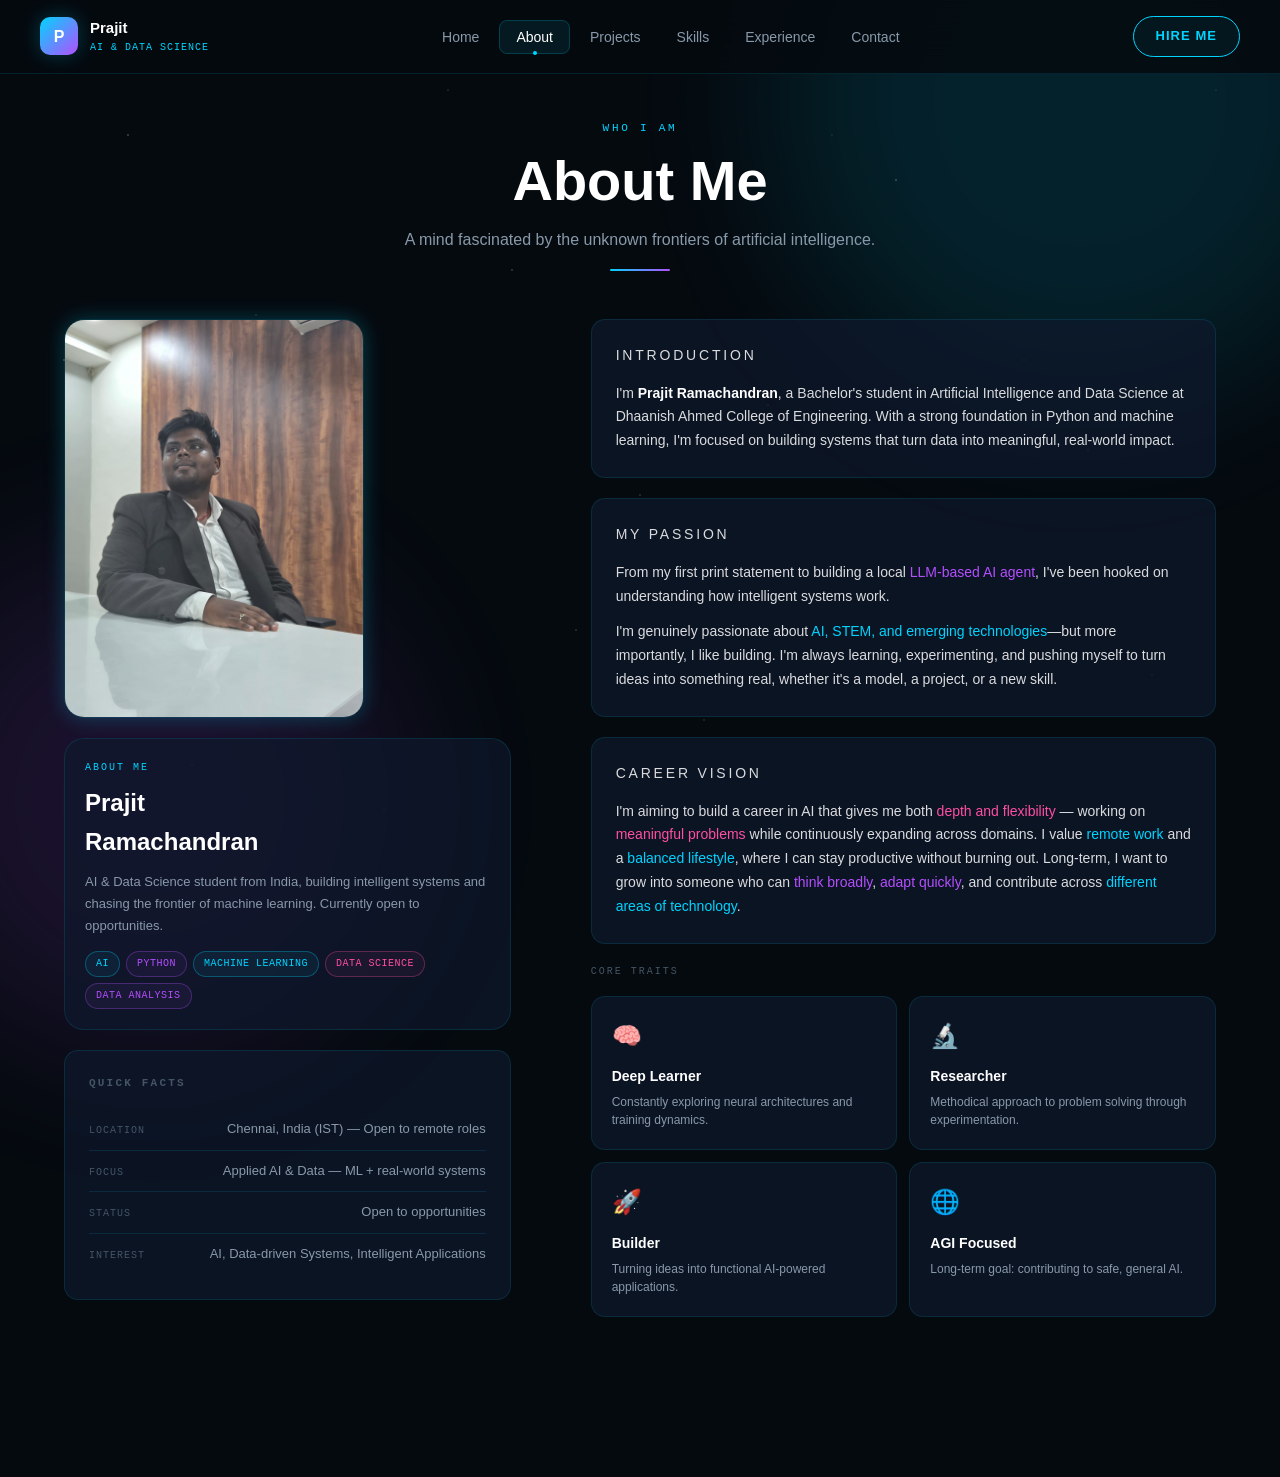
<file: about.html>
<!DOCTYPE html>
<html lang="en">
<head>
  <meta charset="UTF-8" />
  <meta name="viewport" content="width=device-width, initial-scale=1.0" />
  <title>About — Prajit Ramachandran</title>
  <link rel="stylesheet" href="styles.css" />
  <link rel="preconnect" href="https://fonts.googleapis.com" />
  <link rel="preconnect" href="https://fonts.gstatic.com" crossorigin />
</head>
<body>

  <div class="star-bg" aria-hidden="true"></div>
  <div class="orb orb-1" aria-hidden="true"></div>
  <div class="orb orb-2" aria-hidden="true"></div>

  <nav class="navbar" id="navbar">
    <a href="index.html" class="nav-logo">
      <div class="nav-logo-icon">P</div>
      <div class="nav-logo-text">
        <span class="nav-logo-name">Prajit</span>
        <span class="nav-logo-sub">AI & Data Science</span>
      </div>
    </a>
    <ul class="nav-links" id="nav-links">
      <li><a href="index.html" class="nav-link">Home</a></li>
      <li><a href="about.html" class="nav-link active">About</a></li>
      <li><a href="projects.html" class="nav-link">Projects</a></li>
      <li><a href="skills.html" class="nav-link">Skills</a></li>
      <li><a href="experience.html" class="nav-link">Experience</a></li>
      <li><a href="contact.html" class="nav-link">Contact</a></li>
    </ul>
    <a href="contact.html" class="nav-cta">Hire Me</a>
    <button class="hamburger" id="hamburger" aria-label="Toggle menu">
      <span></span><span></span><span></span>
    </button>
  </nav>

  <div class="page-wrapper">
    <section class="about-section">
      <div class="container">

        <!-- Section Header -->
        <div class="section-header">
          <span class="section-label">Who I Am</span>
          <h1 class="section-title">About Me</h1>
          <p class="section-subtitle">A mind fascinated by the unknown frontiers of artificial intelligence.</p>
          <div class="section-divider"></div>
        </div>

        <!-- About Grid -->
        <div class="about-hero">

          <!-- Left: Photo + Identity Card -->
          <div class="about-photo-col">
            <!-- Replace src with your photo -->
            <img src="photo1.jpeg" alt="Prajit Ramachandran" class="about-photo" onerror="this.style.display='none'; document.getElementById('about-fallback').style.display='flex';" />
            <div class="about-photo-placeholder" id="about-fallback" style="display:none;">🧑‍💻</div>

            <div class="about-identity glass-card" style="padding: 20px; width: 100%;">
              <p class="mini-label" style="font-family: var(--font-mono); font-size:10px; letter-spacing:0.2em; text-transform:uppercase; color:var(--cyan); margin-bottom:8px;">About Me</p>
              <h2 style="font-family: var(--font-display); font-size:24px; font-weight:800; margin-bottom:10px;">Prajit<br>Ramachandran</h2>
              <p style="font-size:13px; color:var(--text-secondary); line-height:1.7; margin-bottom:14px;">
                AI & Data Science student from India, building intelligent systems and chasing the frontier of machine learning. Currently open to opportunities.
              </p>
              <div class="about-tags">
                <span class="tag tag-cyan">AI</span>
                <span class="tag tag-purple">Python</span>
                <span class="tag tag-cyan">Machine Learning</span>
                <span class="tag tag-pink">Data Science</span>
                <span class="tag tag-purple">Data Analysis</span>
              </div>
            </div>
            <!-- Quick Facts -->
            <div class="quick-facts">
              <h3>Quick Facts</h3>
              <div class="fact-row">
                <span class="fact-key">Location</span>
                <span class="fact-val">Chennai, India (IST) — Open to remote roles</span>
              </div>
              <div class="fact-row">
                <span class="fact-key">Focus</span>
                <span class="fact-val">Applied AI & Data — ML + real-world systems</span>
              </div>
              <div class="fact-row">
                <span class="fact-key">Status</span>
                <span class="fact-val">Open to opportunities</span>
              </div>
              <div class="fact-row">
                <span class="fact-key">Interest</span>
                <span class="fact-val">AI, Data-driven Systems, Intelligent Applications</span>
              </div>
            </div>
          </div>

          <!-- Right: Content blocks + Traits + Facts -->
          <div style="display: grid; grid-template-columns: 1fr; gap: 20px;">

            <!-- Text blocks -->
            <div class="about-block">
              <p class="about-block-label">Introduction</p>
              <p>
                I'm <strong>Prajit Ramachandran</strong>, a Bachelor's student in Artificial Intelligence and Data Science at Dhaanish Ahmed College of Engineering. With a strong foundation in Python and machine learning, I'm focused on building systems that turn data into meaningful, real-world impact.
              </p>
            </div>

            <div class="about-block">
              <p class="about-block-label">My Passion</p>
              <p>
                From my first print statement to building a local <a href="#" style="color:var(--purple);">LLM-based AI agent</a>, I've been hooked on understanding how intelligent systems work.
              </p>
              <p style="margin-top:12px;">
                I'm genuinely passionate about <a href="#" style="color:var(--cyan);">AI, STEM, and emerging technologies</a>—but more importantly, I like building. I'm always learning, experimenting, and pushing myself to turn ideas into something real, whether it's a model, a project, or a new skill.
              </p>
            </div>

            <div class="about-block">
              <p class="about-block-label">Career Vision</p>
              <p>
                I'm aiming to build a career in AI that gives me both <a href="#" style="color:var(--pink);">depth and flexibility</a> — working on <a href="#" style="color:var(--pink);">meaningful problems</a> while continuously expanding across domains. I value <a href="#" style="color:var(--cyan);">remote work</a> and a <a href="#" style="color:var(--cyan);">balanced lifestyle</a>, where I can stay productive without burning out. Long-term, I want to grow into someone who can <a href="#" style="color:var(--purple);">think broadly</a>, <a href="#" style="color:var(--purple);">adapt quickly</a>, and contribute across <a href="#" style="color:var(--cyan);">different areas of technology</a>.
              </p>
            </div>

            <!-- Core Traits -->
            <div>
              <p style="font-family:var(--font-mono); font-size:10px; letter-spacing:0.2em; text-transform:uppercase; color:var(--text-muted); margin-bottom:16px;">Core Traits</p>
              <div class="core-traits-grid">
                <div class="trait-card">
                  <div class="trait-icon">🧠</div>
                  <h4>Deep Learner</h4>
                  <p>Constantly exploring neural architectures and training dynamics.</p>
                </div>
                <div class="trait-card">
                  <div class="trait-icon">🔬</div>
                  <h4>Researcher</h4>
                  <p>Methodical approach to problem solving through experimentation.</p>
                </div>
                <div class="trait-card">
                  <div class="trait-icon">🚀</div>
                  <h4>Builder</h4>
                  <p>Turning ideas into functional AI-powered applications.</p>
                </div>
                <div class="trait-card">
                  <div class="trait-icon">🌐</div>
                  <h4>AGI Focused</h4>
                  <p>Long-term goal: contributing to safe, general AI.</p>
                </div>
              </div>
            </div>
          </div>
        </div>

      </div>
    </section>
  </div>

  <script src="script.js"></script>
</body>
</html>
</file>
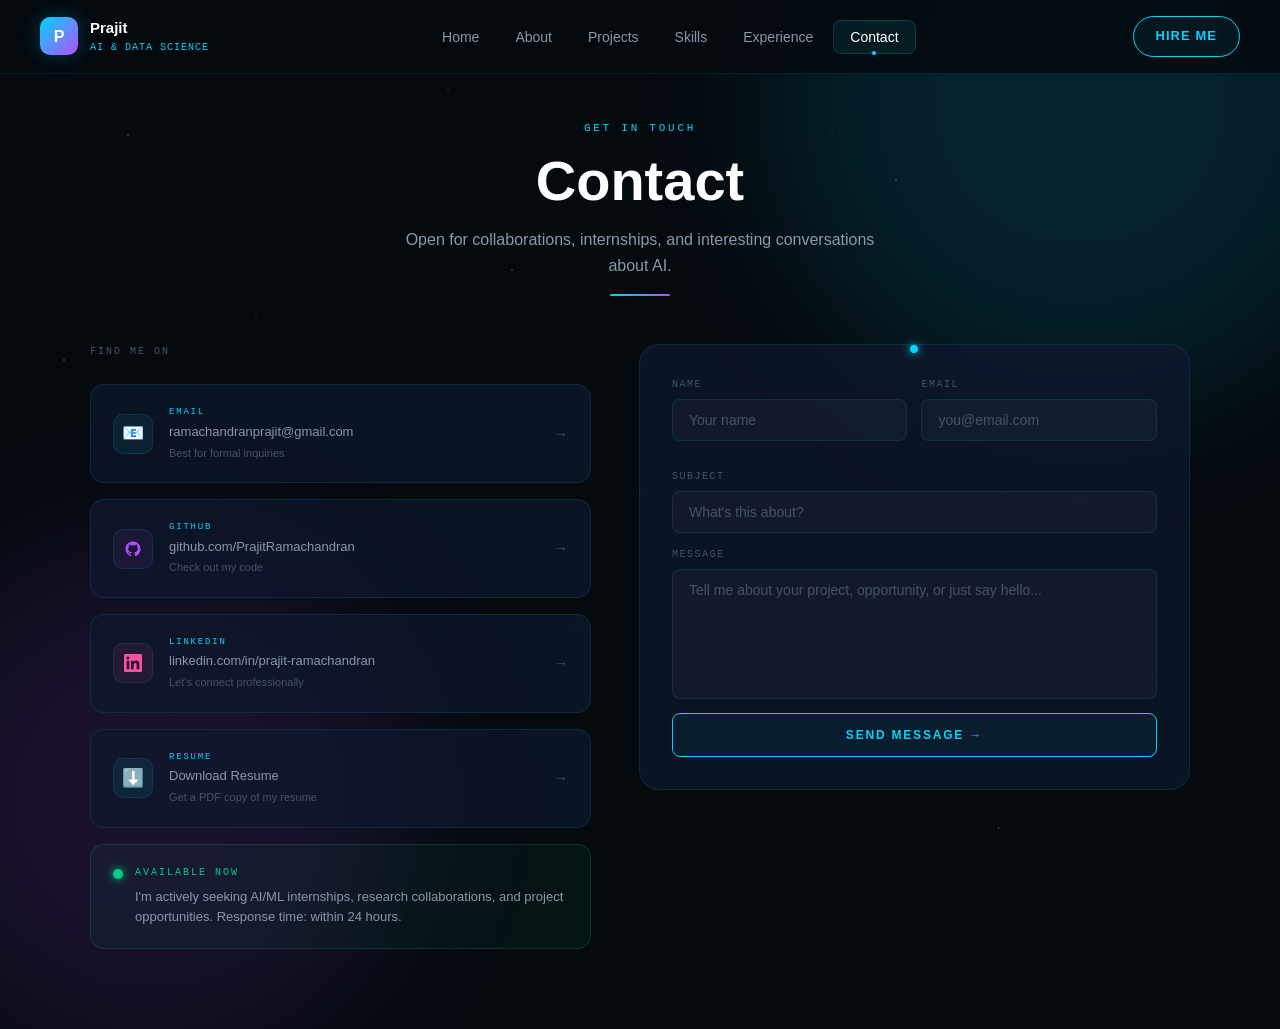
<file: contact.html>
<!DOCTYPE html>
<html lang="en">
<head>
  <meta charset="UTF-8" />
  <meta name="viewport" content="width=device-width, initial-scale=1.0" />
  <title>Contact — Prajit Ramachandran</title>
  <link rel="stylesheet" href="styles.css" />
  <link rel="preconnect" href="https://fonts.googleapis.com" />
  <link rel="preconnect" href="https://fonts.gstatic.com" crossorigin />
</head>
<body>

  <div class="star-bg" aria-hidden="true"></div>
  <div class="orb orb-1" aria-hidden="true"></div>
  <div class="orb orb-2" aria-hidden="true"></div>

  <nav class="navbar" id="navbar">
    <a href="index.html" class="nav-logo">
      <div class="nav-logo-icon">P</div>
      <div class="nav-logo-text">
        <span class="nav-logo-name">Prajit</span>
        <span class="nav-logo-sub">AI & Data Science</span>
      </div>
    </a>
    <ul class="nav-links" id="nav-links">
      <li><a href="index.html" class="nav-link">Home</a></li>
      <li><a href="about.html" class="nav-link">About</a></li>
      <li><a href="projects.html" class="nav-link">Projects</a></li>
      <li><a href="skills.html" class="nav-link">Skills</a></li>
      <li><a href="experience.html" class="nav-link">Experience</a></li>
      <li><a href="contact.html" class="nav-link active">Contact</a></li>
    </ul>
    <a href="contact.html" class="nav-cta">Hire Me</a>
    <button class="hamburger" id="hamburger" aria-label="Toggle menu">
      <span></span><span></span><span></span>
    </button>
  </nav>

  <div class="page-wrapper">
    <section class="contact-section">
      <div class="container">

        <div class="section-header">
          <span class="section-label">Get In Touch</span>
          <h1 class="section-title">Contact</h1>
          <p class="section-subtitle">Open for collaborations, internships, and interesting conversations about AI.</p>
          <div class="section-divider"></div>
        </div>

        <div class="contact-inner">

          <!-- Left: Links -->
          <div class="contact-links-col">
            <p class="contact-col-header">Find Me On</p>

            <a href="mailto:ramachandranprajit@gmail.com" class="contact-link-card">
              <div class="contact-link-icon icon-email">📧</div>
              <div class="contact-link-info">
                <p class="contact-link-type">Email</p>
                <p class="contact-link-value">ramachandranprajit@gmail.com</p>
                <p class="contact-link-sub">Best for formal inquiries</p>
              </div>
              <span class="contact-link-arrow">→</span>
            </a>

            <a href="https://github.com/PrajitRamachandran" target="_blank" rel="noopener" class="contact-link-card">
              <div class="contact-link-icon icon-github">
                <svg viewBox="0 0 24 24" fill="currentColor" width="18" height="18" style="color:var(--purple)"><path d="M12 2C6.477 2 2 6.477 2 12c0 4.42 2.865 8.17 6.839 9.49.5.092.682-.217.682-.482 0-.237-.008-.866-.013-1.7-2.782.603-3.369-1.34-3.369-1.34-.454-1.156-1.11-1.464-1.11-1.464-.908-.62.069-.608.069-.608 1.003.07 1.531 1.03 1.531 1.03.892 1.529 2.341 1.087 2.91.832.092-.647.35-1.088.636-1.338-2.22-.253-4.555-1.11-4.555-4.943 0-1.091.39-1.984 1.029-2.683-.103-.253-.446-1.27.098-2.647 0 0 .84-.269 2.75 1.025A9.578 9.578 0 0112 6.836c.85.004 1.705.114 2.504.336 1.909-1.294 2.747-1.025 2.747-1.025.546 1.377.202 2.394.1 2.647.64.699 1.028 1.592 1.028 2.683 0 3.842-2.339 4.687-4.566 4.935.359.309.678.919.678 1.852 0 1.336-.012 2.415-.012 2.743 0 .267.18.578.688.48C19.138 20.167 22 16.418 22 12c0-5.523-4.477-10-10-10z"/></svg>
              </div>
              <div class="contact-link-info">
                <p class="contact-link-type">GitHub</p>
                <p class="contact-link-value">github.com/PrajitRamachandran</p>
                <p class="contact-link-sub">Check out my code</p>
              </div>
              <span class="contact-link-arrow">→</span>
            </a>

            <a href="https://linkedin.com/in/prajit-ramachandran" target="_blank" rel="noopener" class="contact-link-card">
              <div class="contact-link-icon icon-linkedin">
                <svg viewBox="0 0 24 24" fill="currentColor" width="18" height="18" style="color:var(--pink)"><path d="M20.447 20.452h-3.554v-5.569c0-1.328-.027-3.037-1.852-3.037-1.853 0-2.136 1.445-2.136 2.939v5.667H9.351V9h3.414v1.561h.046c.477-.9 1.637-1.85 3.37-1.85 3.601 0 4.267 2.37 4.267 5.455v6.286zM5.337 7.433a2.062 2.062 0 01-2.063-2.065 2.064 2.064 0 112.063 2.065zm1.782 13.019H3.555V9h3.564v11.452zM22.225 0H1.771C.792 0 0 .774 0 1.729v20.542C0 23.227.792 24 1.771 24h20.451C23.2 24 24 23.227 24 22.271V1.729C24 .774 23.2 0 22.222 0h.003z"/></svg>
              </div>
              <div class="contact-link-info">
                <p class="contact-link-type">LinkedIn</p>
                <p class="contact-link-value">linkedin.com/in/prajit-ramachandran</p>
                <p class="contact-link-sub">Let's connect professionally</p>
              </div>
              <span class="contact-link-arrow">→</span>
            </a>

            <a href="Resume_Prajit_Ramachandran.pdf" download="Prajit_Resume.pdf" class="contact-link-card" target="_blank">
  <div class="contact-link-icon icon-resume">⬇️</div>
  <div class="contact-link-info">
    <p class="contact-link-type">Resume</p>
    <p class="contact-link-value">Download Resume</p>
    <p class="contact-link-sub">Get a PDF copy of my resume</p>
  </div>
  <span class="contact-link-arrow">→</span>
</a>

            <!-- Available Now -->
            <div class="available-card">
              <div class="available-dot"></div>
              <div>
                <p class="available-label">Available Now</p>
                <p class="available-text">
                  I'm actively seeking AI/ML internships, research collaborations, and project opportunities. Response time: within 24 hours.
                </p>
              </div>
            </div>

          </div>

          <!-- Right: Contact Form -->
          <div class="contact-form-card">
            <div id="contact-form-wrapper">
              <div class="form-row">
                <div class="form-group">
                  <label class="form-label" for="name">Name</label>
                  <input type="text" id="name" class="form-input" placeholder="Your name" autocomplete="off" />
                  <p class="form-error" id="name-error">Please enter your name.</p>
                </div>
                <div class="form-group">
                  <label class="form-label" for="email">Email</label>
                  <input type="email" id="email" class="form-input" placeholder="you@email.com" autocomplete="off" />
                  <p class="form-error" id="email-error">Please enter a valid email.</p>
                </div>
              </div>

              <div class="form-group">
                <label class="form-label" for="subject">Subject</label>
                <input type="text" id="subject" class="form-input" placeholder="What's this about?" />
                <p class="form-error" id="subject-error">Please enter a subject.</p>
              </div>

              <div class="form-group">
                <label class="form-label" for="message">Message</label>
                <textarea id="message" class="form-textarea" placeholder="Tell me about your project, opportunity, or just say hello..."></textarea>
                <p class="form-error" id="message-error">Please enter a message.</p>
              </div>

              <button type="button" class="form-submit" id="submit-btn">
                Send Message →
              </button>
            </div>

            <div class="form-success" id="form-success">
              ✅ Message sent! I'll get back to you within 24 hours.
            </div>
          </div>

        </div>
      </div>
    </section>
  </div>

  <script src="script.js"></script>
</body>
</html>
</file>
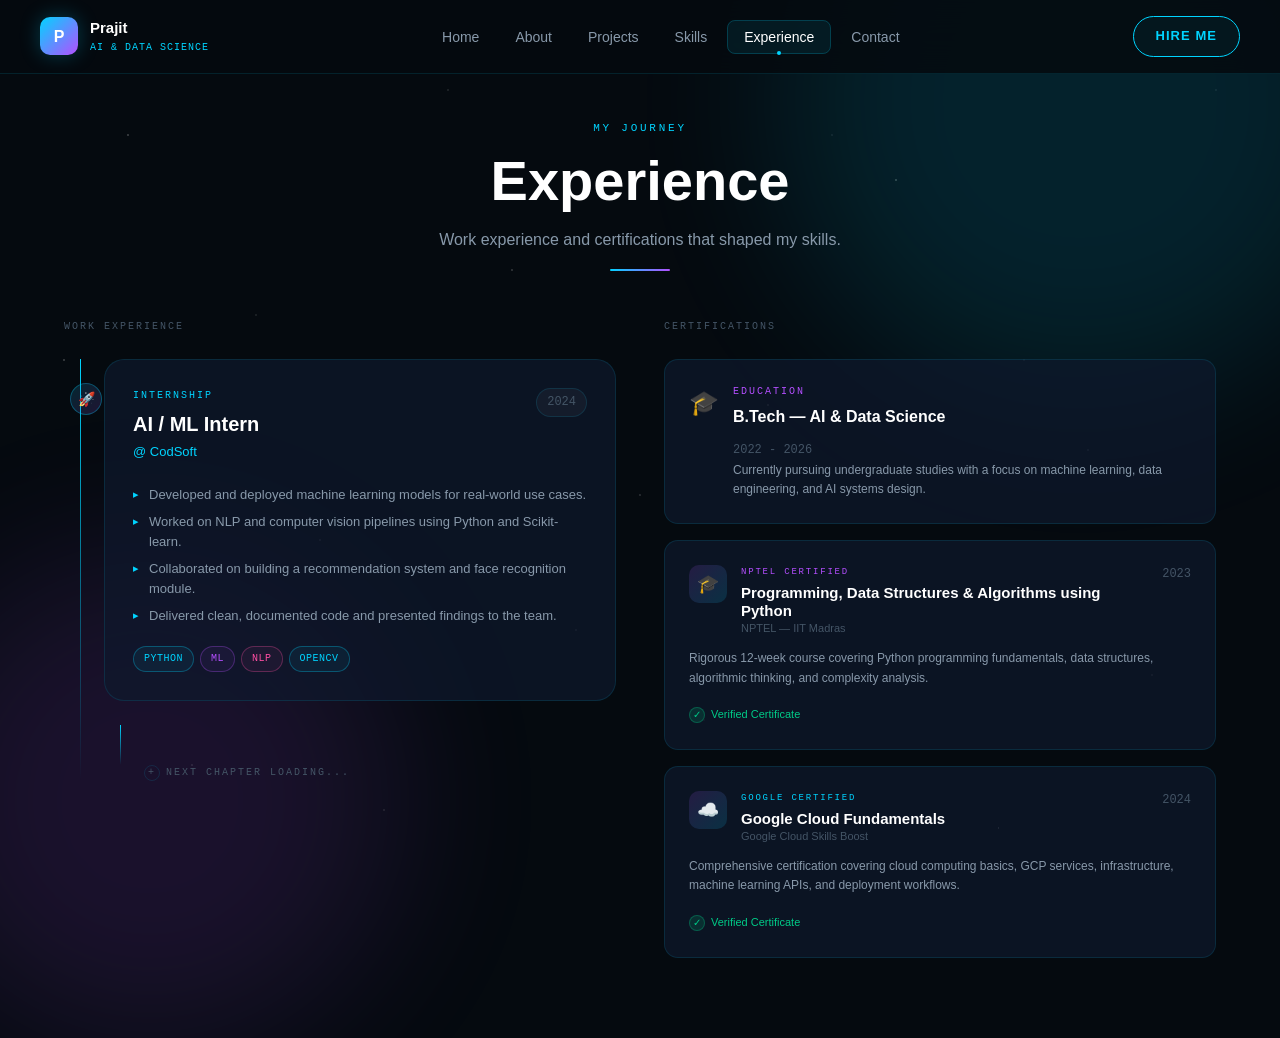
<file: experience.html>
<!DOCTYPE html>
<html lang="en">
<head>
  <meta charset="UTF-8" />
  <meta name="viewport" content="width=device-width, initial-scale=1.0" />
  <title>Experience — Prajit Ramachandran</title>
  <link rel="stylesheet" href="styles.css" />
  <link rel="preconnect" href="https://fonts.googleapis.com" />
  <link rel="preconnect" href="https://fonts.gstatic.com" crossorigin />
</head>
<body>

  <div class="star-bg" aria-hidden="true"></div>
  <div class="orb orb-1" aria-hidden="true"></div>
  <div class="orb orb-2" aria-hidden="true"></div>

  <nav class="navbar" id="navbar">
    <a href="index.html" class="nav-logo">
      <div class="nav-logo-icon">P</div>
      <div class="nav-logo-text">
        <span class="nav-logo-name">Prajit</span>
        <span class="nav-logo-sub">AI & Data Science</span>
      </div>
    </a>
    <ul class="nav-links" id="nav-links">
      <li><a href="index.html" class="nav-link">Home</a></li>
      <li><a href="about.html" class="nav-link">About</a></li>
      <li><a href="projects.html" class="nav-link">Projects</a></li>
      <li><a href="skills.html" class="nav-link">Skills</a></li>
      <li><a href="experience.html" class="nav-link active">Experience</a></li>
      <li><a href="contact.html" class="nav-link">Contact</a></li>
    </ul>
    <a href="contact.html" class="nav-cta">Hire Me</a>
    <button class="hamburger" id="hamburger" aria-label="Toggle menu">
      <span></span><span></span><span></span>
    </button>
  </nav>

  <div class="page-wrapper">
    <section class="experience-section">
      <div class="container">

        <div class="section-header">
          <span class="section-label">My Journey</span>
          <h1 class="section-title">Experience</h1>
          <p class="section-subtitle">Work experience and certifications that shaped my skills.</p>
          <div class="section-divider"></div>
        </div>

        <div class="experience-inner">

          <!-- Left: Work Experience Timeline -->
          <div>
            <p class="exp-col-header">Work Experience</p>

            <div class="timeline">

              <div class="timeline-item">
                <div class="timeline-dot">🚀</div>
                <div class="exp-card">
                  <div class="exp-card-top">
                    <div>
                      <p class="exp-type-label">Internship</p>
                      <h3 class="exp-title">AI / ML Intern</h3>
                      <p class="exp-company">@ CodSoft</p>
                    </div>
                    <span class="exp-year">2024</span>
                  </div>
                  <ul class="exp-bullets">
                    <li>Developed and deployed machine learning models for real-world use cases.</li>
                    <li>Worked on NLP and computer vision pipelines using Python and Scikit-learn.</li>
                    <li>Collaborated on building a recommendation system and face recognition module.</li>
                    <li>Delivered clean, documented code and presented findings to the team.</li>
                  </ul>
                  <div class="exp-tags">
                    <span class="tag tag-cyan">Python</span>
                    <span class="tag tag-purple">ML</span>
                    <span class="tag tag-pink">NLP</span>
                    <span class="tag tag-cyan">OpenCV</span>
                  </div>
                </div>
              </div>

              <!-- Next Chapter placeholder -->
              <div style="padding-left:0;">
                <div style="display:flex; flex-direction:column; align-items:flex-start; padding-left:0; margin-left:0;">
                  <div style="width:1px; height:40px; background: linear-gradient(to bottom, var(--cyan), transparent); margin-left:16px;"></div>
                  <p style="font-family:var(--font-mono); font-size:10px; letter-spacing:0.2em; text-transform:uppercase; color:var(--text-muted); margin-left:40px; display:flex; align-items:center; gap:6px;">
                    <span style="display:inline-flex; width:16px; height:16px; border-radius:50%; border:1px solid var(--border); align-items:center; justify-content:center; font-size:10px; color:var(--text-muted);">+</span>
                    Next Chapter Loading...
                  </p>
                </div>
              </div>

            </div>
          </div>

          <!-- Right: Certifications + Education -->
          <div>
            <p class="exp-col-header">Certifications</p>

            <div class="cert-cards">

              <!-- Education -->
              <div class="edu-card">
                <div class="edu-icon">🎓</div>
                <div>
                  <p class="edu-label">Education</p>
                  <h4 class="edu-title">B.Tech — AI &amp; Data Science</h4>
                  <span class="cert-year">2022 - 2026</span>
                  <p class="edu-desc">
                    Currently pursuing undergraduate studies with a focus on machine learning, data engineering, and AI systems design.
                  </p>
                  
                </div>
              </div>

              <!-- NPTEL -->
              <div class="cert-card">
                <div class="cert-card-top">
                  <div class="cert-icon">🎓</div>
                  <div class="cert-meta">
                    <p class="cert-provider">NPTEL Certified</p>
                    <h4 class="cert-title">Programming, Data Structures &amp; Algorithms using Python</h4>
                    <p class="cert-issuer">NPTEL — IIT Madras</p>
                  </div>
                  <span class="cert-year">2023</span>
                </div>
                <p class="cert-desc">
                  Rigorous 12-week course covering Python programming fundamentals, data structures, algorithmic thinking, and complexity analysis.
                </p>
                <span class="cert-verified">Verified Certificate</span>
              </div>

              <!-- Google Cloud -->
              <div class="cert-card">
                <div class="cert-card-top">
                  <div class="cert-icon">☁️</div>
                  <div class="cert-meta">
                    <p class="cert-provider" style="color:var(--cyan);">Google Certified</p>
                    <h4 class="cert-title">Google Cloud Fundamentals</h4>
                    <p class="cert-issuer">Google Cloud Skills Boost</p>
                  </div>
                  <span class="cert-year">2024</span>
                </div>
                <p class="cert-desc">
                  Comprehensive certification covering cloud computing basics, GCP services, infrastructure, machine learning APIs, and deployment workflows.
                </p>
                <span class="cert-verified">Verified Certificate</span>
              </div>

            </div>
          </div>

        </div>
      </div>
    </section>
  </div>

  <script src="script.js"></script>
</body>
</html>
</file>
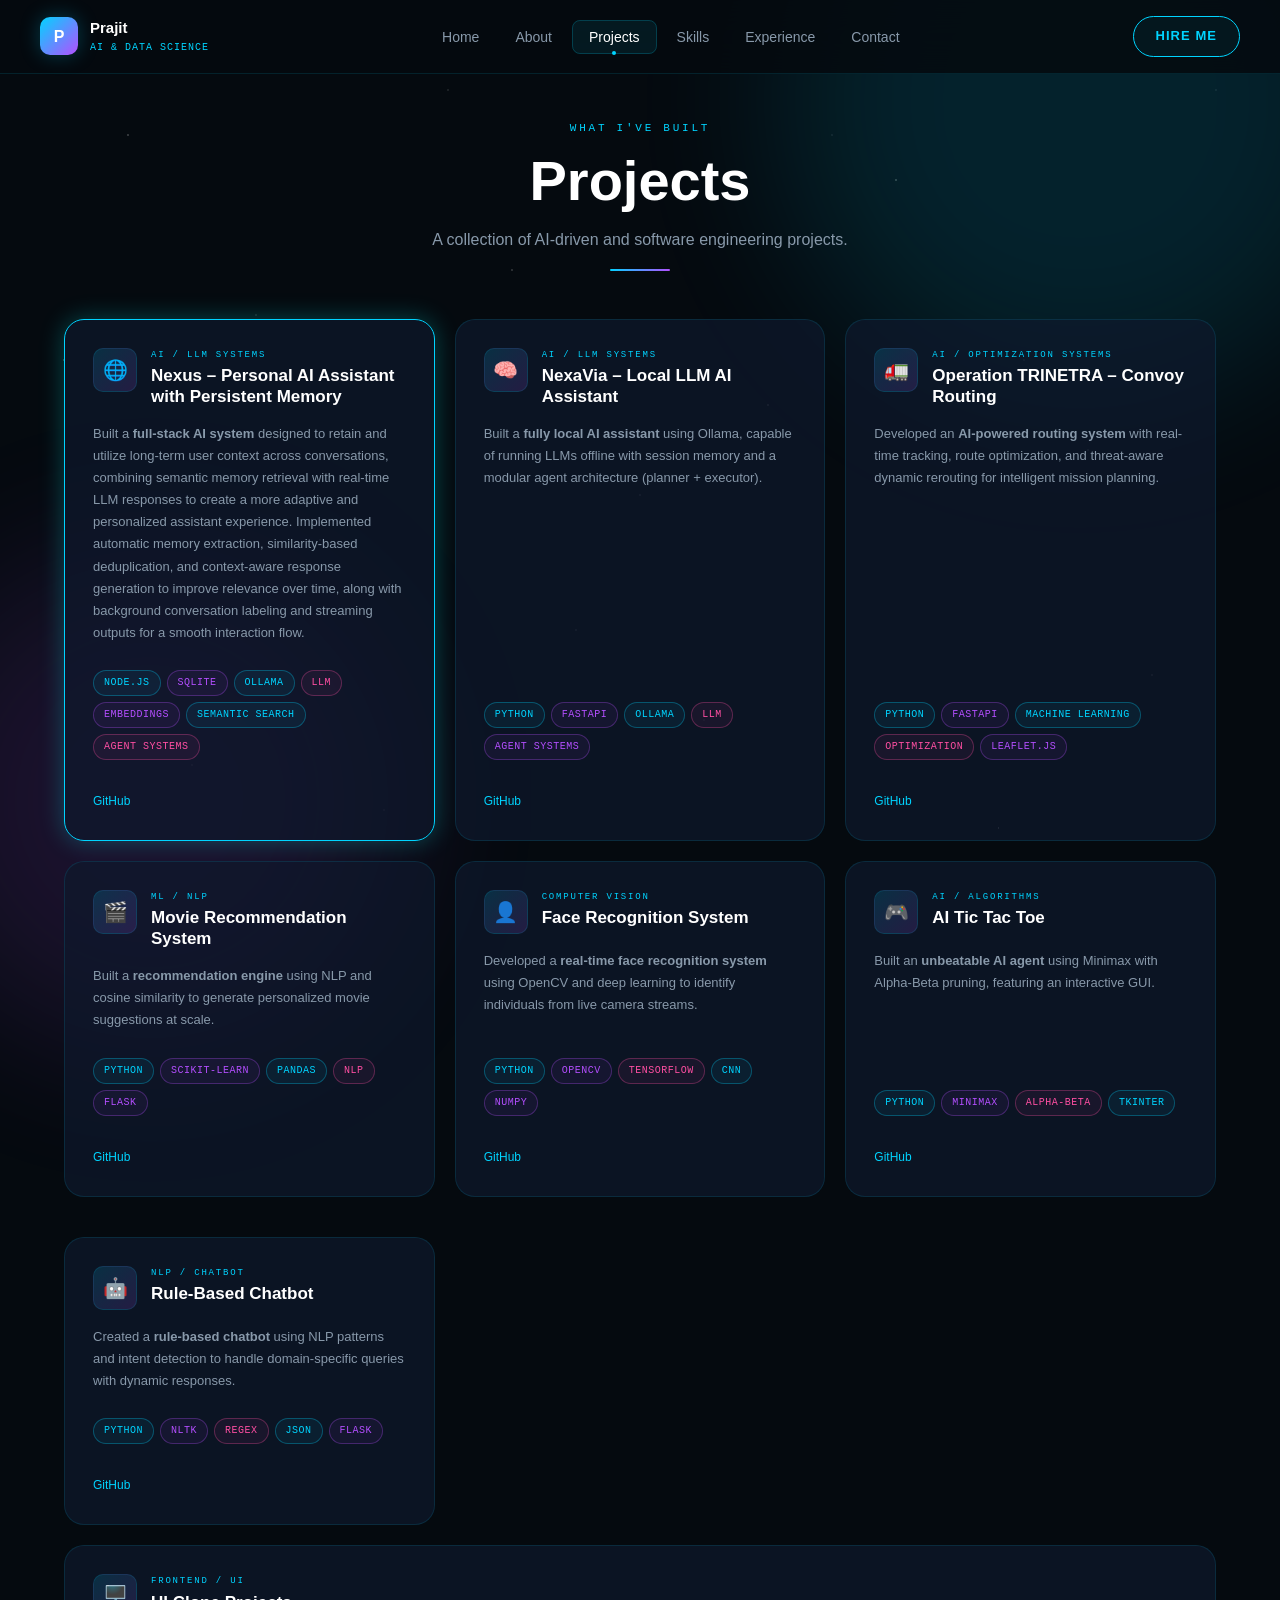
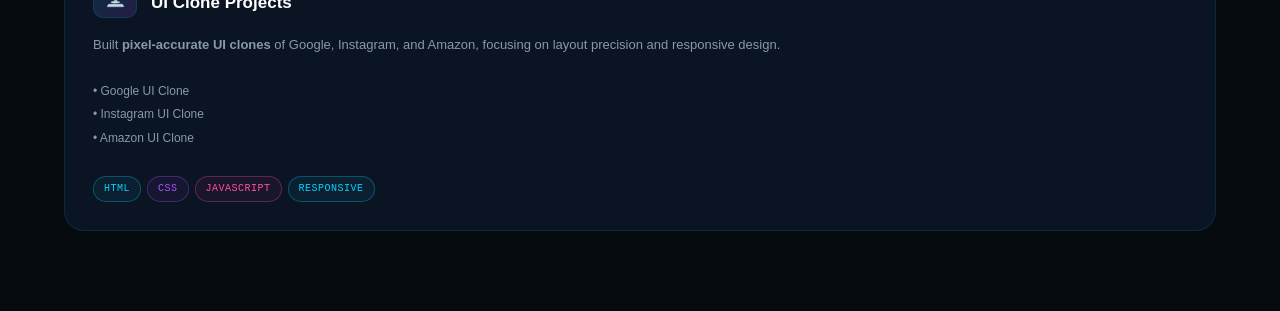
<file: projects.html>
<!DOCTYPE html>
<html lang="en">
<head>
  <meta charset="UTF-8" />
  <meta name="viewport" content="width=device-width, initial-scale=1.0" />
  <title>Projects — Prajit Ramachandran</title>
  <link rel="stylesheet" href="styles.css" />
  <link rel="preconnect" href="https://fonts.googleapis.com" />
  <link rel="preconnect" href="https://fonts.gstatic.com" crossorigin />
</head>
<body>

  <div class="star-bg" aria-hidden="true"></div>
  <div class="orb orb-1" aria-hidden="true"></div>
  <div class="orb orb-2" aria-hidden="true"></div>

  <nav class="navbar" id="navbar">
    <a href="index.html" class="nav-logo">
      <div class="nav-logo-icon">P</div>
      <div class="nav-logo-text">
        <span class="nav-logo-name">Prajit</span>
        <span class="nav-logo-sub">AI & Data Science</span>
      </div>
    </a>
    <ul class="nav-links" id="nav-links">
      <li><a href="index.html" class="nav-link">Home</a></li>
      <li><a href="about.html" class="nav-link">About</a></li>
      <li><a href="projects.html" class="nav-link active">Projects</a></li>
      <li><a href="skills.html" class="nav-link">Skills</a></li>
      <li><a href="experience.html" class="nav-link">Experience</a></li>
      <li><a href="contact.html" class="nav-link">Contact</a></li>
    </ul>
    <a href="contact.html" class="nav-cta">Hire Me</a>
    <button class="hamburger" id="hamburger" aria-label="Toggle menu">
      <span></span><span></span><span></span>
    </button>
  </nav>

  <div class="page-wrapper">
    <section class="projects-section">
      <div class="container">

        <div class="section-header">
          <span class="section-label">What I've Built</span>
          <h1 class="section-title">Projects</h1>
          <p class="section-subtitle">A collection of AI-driven and software engineering projects.</p>
          <div class="section-divider"></div>
        </div>

        <div class="projects-grid">

  <!-- ⭐ Nexus (Featured Main Project) -->
  <div class="project-card featured">
    <div class="project-header">
      <div class="project-icon">🌐</div>
      <div class="project-meta">
        <p class="project-category">AI / LLM Systems</p>
        <h3 class="project-title">Nexus – Personal AI Assistant with Persistent Memory</h3>
      </div>
    </div>

    <p class="project-desc">
      Built a <strong>full-stack AI system</strong> designed to retain and utilize <span class="highlight">long-term user context</span> across conversations, combining <span class="highlight-purple">semantic memory retrieval</span> with <span class="highlight-purple">real-time LLM responses</span> to create a more adaptive and personalized assistant experience. Implemented <span class="highlight">automatic memory extraction</span>, <span class="highlight-purple">similarity-based deduplication</span>, and context-aware response generation to improve relevance over time, along with background conversation labeling and streaming outputs for a smooth interaction flow.
    </p>

    <div class="project-tags">
      <span class="tag tag-cyan">Node.js</span>
      <span class="tag tag-purple">SQLite</span>
      <span class="tag tag-cyan">Ollama</span>
      <span class="tag tag-pink">LLM</span>
      <span class="tag tag-purple">Embeddings</span>
      <span class="tag tag-cyan">Semantic Search</span>
      <span class="tag tag-pink">Agent Systems</span>
    </div>

    <div class="project-links">
      <a href="https://github.com/PrajitRamachandran/Nexus-Personal-AI-Agents.git" target="_blank">GitHub</a>
    </div>
  </div>

  <!-- 🧠 NexaVia -->
  <div class="project-card">
    <div class="project-header">
      <div class="project-icon">🧠</div>
      <div class="project-meta">
        <p class="project-category">AI / LLM Systems</p>
        <h3 class="project-title">NexaVia – Local LLM AI Assistant</h3>
      </div>
    </div>

    <p class="project-desc">
      Built a <strong>fully local AI assistant</strong> using <span class="highlight">Ollama</span>, capable of running <span class="highlight">LLMs offline</span> with <span class="highlight-purple">session memory</span> and a <span class="highlight-purple">modular agent architecture</span> (planner + executor).
    </p>

    <div class="project-tags">
      <span class="tag tag-cyan">Python</span>
      <span class="tag tag-purple">FastAPI</span>
      <span class="tag tag-cyan">Ollama</span>
      <span class="tag tag-pink">LLM</span>
      <span class="tag tag-purple">Agent Systems</span>
    </div>

    <div class="project-links">
      <a href="https://github.com/PrajitRamachandran/Nexavia.git" target="_blank">GitHub</a>
    </div>
  </div>

  <!-- 🚛 TRINETRA -->
  <div class="project-card">
    <div class="project-header">
      <div class="project-icon">🚛</div>
      <div class="project-meta">
        <p class="project-category">AI / Optimization Systems</p>
        <h3 class="project-title">Operation TRINETRA – Convoy Routing</h3>
      </div>
    </div>

    <p class="project-desc">
      Developed an <strong>AI-powered routing system</strong> with <span class="highlight">real-time tracking</span>, <span class="highlight-purple">route optimization</span>, and <span class="highlight">threat-aware dynamic rerouting</span> for intelligent mission planning.
    </p>

    <div class="project-tags">
      <span class="tag tag-cyan">Python</span>
      <span class="tag tag-purple">FastAPI</span>
      <span class="tag tag-cyan">Machine Learning</span>
      <span class="tag tag-pink">Optimization</span>
      <span class="tag tag-purple">Leaflet.js</span>
    </div>

    <div class="project-links">
      <a href="https://github.com/PrajitRamachandran/Operation-TRINETRA-.git" target="_blank">GitHub</a>
    </div>
  </div>

  <!-- 🎬 Movie Recommendation -->
  <div class="project-card">
    <div class="project-header">
      <div class="project-icon">🎬</div>
      <div class="project-meta">
        <p class="project-category">ML / NLP</p>
        <h3 class="project-title">Movie Recommendation System</h3>
      </div>
    </div>

    <p class="project-desc">
      Built a <strong>recommendation engine</strong> using <span class="highlight">NLP</span> and <span class="highlight-purple">cosine similarity</span> to generate <span class="highlight">personalized movie suggestions</span> at scale.
    </p>

    <div class="project-tags">
      <span class="tag tag-cyan">Python</span>
      <span class="tag tag-purple">Scikit-learn</span>
      <span class="tag tag-cyan">Pandas</span>
      <span class="tag tag-pink">NLP</span>
      <span class="tag tag-purple">Flask</span>
    </div>

    <div class="project-links">
      <a href="https://github.com/PrajitRamachandran/Movie-Recomendation.git" target="_blank">GitHub</a>
    </div>
  </div>

  <!-- 👤 Face Recognition -->
  <div class="project-card">
    <div class="project-header">
      <div class="project-icon">👤</div>
      <div class="project-meta">
        <p class="project-category">Computer Vision</p>
        <h3 class="project-title">Face Recognition System</h3>
      </div>
    </div>

    <p class="project-desc">
      Developed a <strong>real-time face recognition system</strong> using <span class="highlight">OpenCV</span> and <span class="highlight-purple">deep learning</span> to identify individuals from <span class="highlight">live camera streams</span>.
    </p>

    <div class="project-tags">
      <span class="tag tag-cyan">Python</span>
      <span class="tag tag-purple">OpenCV</span>
      <span class="tag tag-pink">TensorFlow</span>
      <span class="tag tag-cyan">CNN</span>
      <span class="tag tag-purple">NumPy</span>
    </div>

    <div class="project-links">
      <a href="https://github.com/PrajitRamachandran/face-recognition-app.git" target="_blank">GitHub</a>
    </div>
  </div>

  <!-- 🎮 Tic Tac Toe -->
  <div class="project-card">
    <div class="project-header">
      <div class="project-icon">🎮</div>
      <div class="project-meta">
        <p class="project-category">AI / Algorithms</p>
        <h3 class="project-title">AI Tic Tac Toe</h3>
      </div>
    </div>

    <p class="project-desc">
      Built an <strong>unbeatable AI agent</strong> using <span class="highlight">Minimax</span> with <span class="highlight-purple">Alpha-Beta pruning</span>, featuring an <span class="highlight">interactive GUI</span>.
    </p>

    <div class="project-tags">
      <span class="tag tag-cyan">Python</span>
      <span class="tag tag-purple">Minimax</span>
      <span class="tag tag-pink">Alpha-Beta</span>
      <span class="tag tag-cyan">Tkinter</span>
    </div>

    <div class="project-links">
      <a href="https://github.com/PrajitRamachandran/TicTacToeGame.git" target="_blank">GitHub</a>
    </div>
  </div>

  <!-- 🤖 Chatbot -->
  <div class="project-card">
    <div class="project-header">
      <div class="project-icon">🤖</div>
      <div class="project-meta">
        <p class="project-category">NLP / Chatbot</p>
        <h3 class="project-title">Rule-Based Chatbot</h3>
      </div>
    </div>

    <p class="project-desc">
      Created a <strong>rule-based chatbot</strong> using <span class="highlight">NLP patterns</span> and <span class="highlight-purple">intent detection</span> to handle domain-specific queries with dynamic responses.
    </p>

    <div class="project-tags">
      <span class="tag tag-cyan">Python</span>
      <span class="tag tag-purple">NLTK</span>
      <span class="tag tag-pink">Regex</span>
      <span class="tag tag-cyan">JSON</span>
      <span class="tag tag-purple">Flask</span>
    </div>

    <div class="project-links">
      <a href="https://github.com/PrajitRamachandran/Rule-Based-Chatbot.git" target="_blank">GitHub</a>
    </div>
  </div>

</div>

<div class="project-card">
  <div class="project-header">
    <div class="project-icon">🖥️</div>
    <div class="project-meta">
      <p class="project-category">Frontend / UI</p>
      <h3 class="project-title">UI Clone Projects</h3>
    </div>
  </div>

  <p class="project-desc">
    Built <strong>pixel-accurate UI clones</strong> of 
    <span class="highlight">Google</span>, 
    <span class="highlight">Instagram</span>, and 
    <span class="highlight">Amazon</span>, focusing on 
    <span class="highlight-purple">layout precision</span> and 
    <span class="highlight-purple">responsive design</span>.
  </p>

  <!-- 🔥 ADD THIS -->
  <div class="project-sublist">
    <span>• Google UI Clone</span>
    <span>• Instagram UI Clone</span>
    <span>• Amazon UI Clone</span>
  </div>

  <div class="project-tags">
    <span class="tag tag-cyan">HTML</span>
    <span class="tag tag-purple">CSS</span>
    <span class="tag tag-pink">JavaScript</span>
    <span class="tag tag-cyan">Responsive</span>
  </div>
</div>

        </div>
      </div>
    </section>
  </div>

  <script src="script.js"></script>
</body>
</html>
</file>
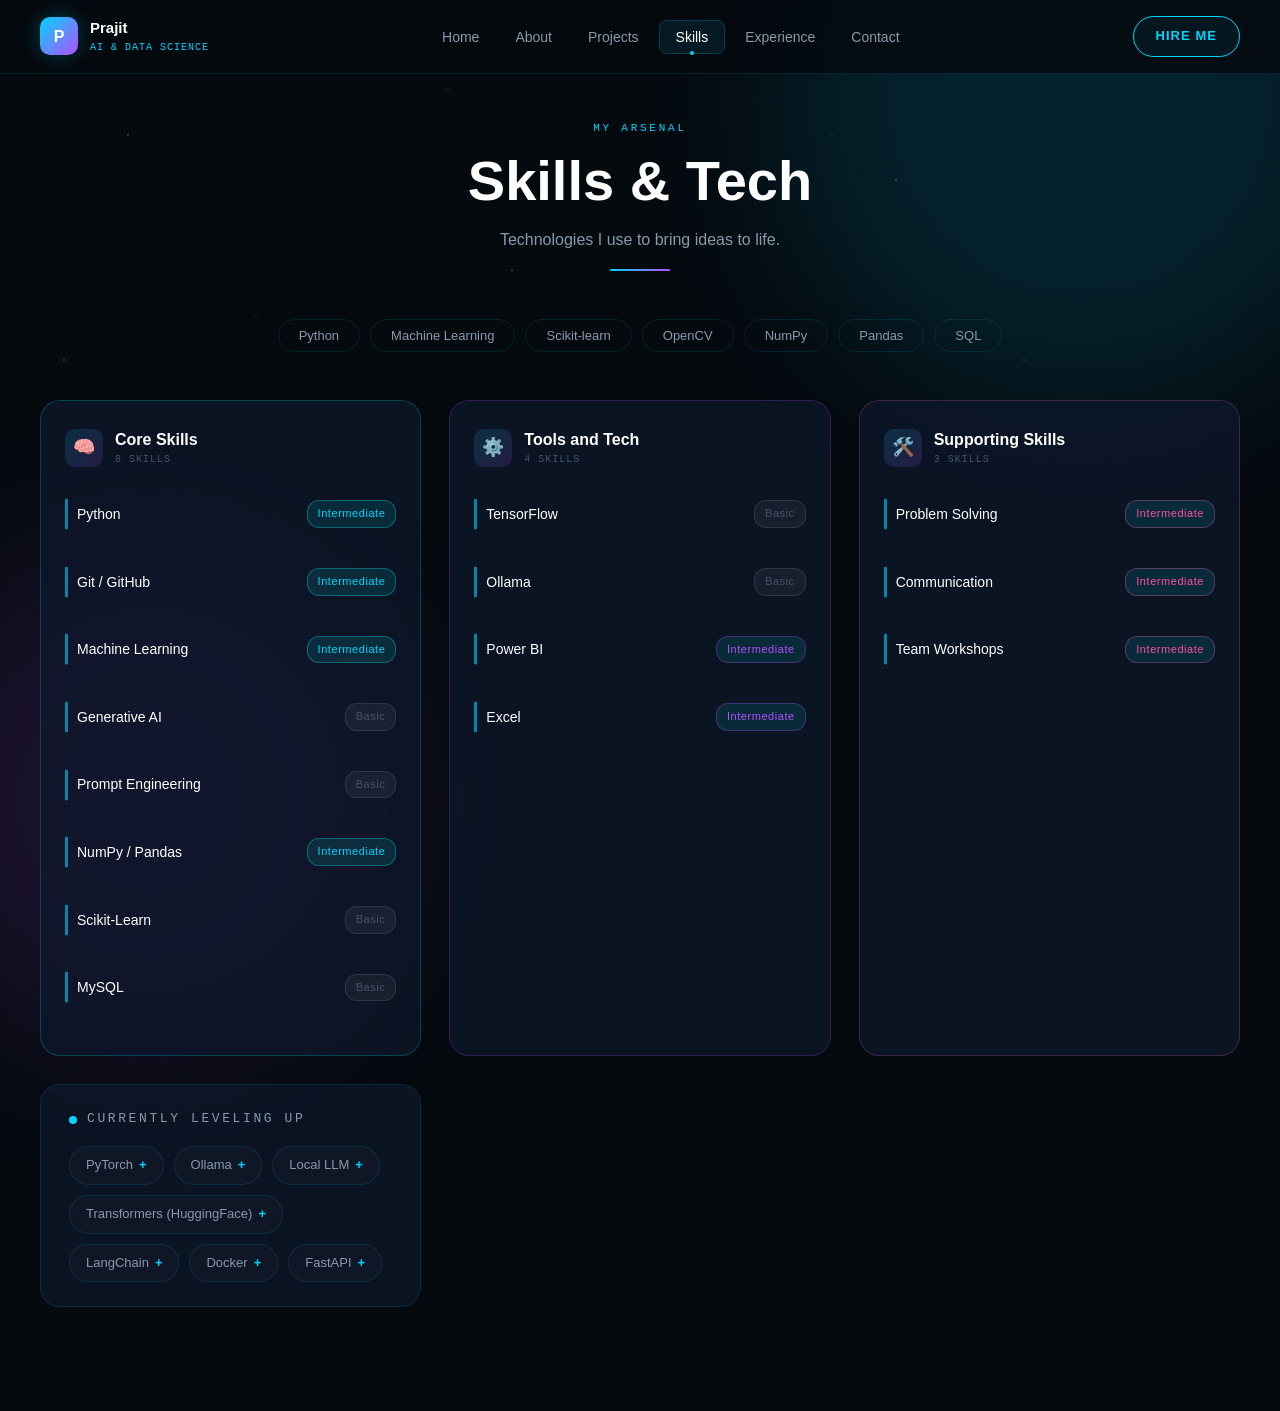
<file: skills.html>
<!DOCTYPE html>
<html lang="en">
<head>
  <meta charset="UTF-8" />
  <meta name="viewport" content="width=device-width, initial-scale=1.0" />
  <title>Skills — Prajit Ramachandran</title>
  <link rel="stylesheet" href="styles.css" />
  <link rel="preconnect" href="https://fonts.googleapis.com" />
  <link rel="preconnect" href="https://fonts.gstatic.com" crossorigin />
</head>
<body>

  <div class="star-bg" aria-hidden="true"></div>
  <div class="orb orb-1" aria-hidden="true"></div>
  <div class="orb orb-2" aria-hidden="true"></div>

  <nav class="navbar" id="navbar">
    <a href="index.html" class="nav-logo">
      <div class="nav-logo-icon">P</div>
      <div class="nav-logo-text">
        <span class="nav-logo-name">Prajit</span>
        <span class="nav-logo-sub">AI & Data Science</span>
      </div>
    </a>
    <ul class="nav-links" id="nav-links">
      <li><a href="index.html" class="nav-link">Home</a></li>
      <li><a href="about.html" class="nav-link">About</a></li>
      <li><a href="projects.html" class="nav-link">Projects</a></li>
      <li><a href="skills.html" class="nav-link active">Skills</a></li>
      <li><a href="experience.html" class="nav-link">Experience</a></li>
      <li><a href="contact.html" class="nav-link">Contact</a></li>
    </ul>
    <a href="contact.html" class="nav-cta">Hire Me</a>
    <button class="hamburger" id="hamburger" aria-label="Toggle menu">
      <span></span><span></span><span></span>
    </button>
  </nav>

  <div class="page-wrapper">
    <section class="skills-section">
      <div class="skills-inner">

        <div class="section-header">
          <span class="section-label">My Arsenal</span>
          <h1 class="section-title">Skills &amp; Tech</h1>
          <p class="section-subtitle">Technologies I use to bring ideas to life.</p>
          <div class="section-divider"></div>
        </div>

        <!-- Filter Pills -->
        <div class="skills-filter">
          <button class="filter-pill" data-filter="python">Python</button>
          <button class="filter-pill" data-filter="ml">Machine Learning</button>
          <button class="filter-pill" data-filter="sklearn">Scikit-learn</button>
          <button class="filter-pill" data-filter="cv">OpenCV</button>
          <button class="filter-pill" data-filter="numpy">NumPy</button>
          <button class="filter-pill" data-filter="pandas">Pandas</button>
          <button class="filter-pill" data-filter="sql">SQL</button>
        </div>

        <!-- Skills Cards -->
        <div class="skills-cards-grid">

 <!-- Core Skills -->
<div class="skill-category-card">
  <div class="skill-card-header">
    <div class="skill-card-icon">🧠</div>
    <div class="skill-card-info">
      <h3>Core Skills</h3>
      <p class="skill-card-count">8 Skills</p>
    </div>
  </div>

  <div class="skill-list">
    <div class="skill-bar-item">
      <span class="skill-bar-name">Python</span>
      <span class="skill-level level-intermediate">Intermediate</span>
    </div>

    <div class="skill-bar-item">
      <span class="skill-bar-name">Git / GitHub</span>
      <span class="skill-level level-intermediate">Intermediate</span>
    </div>

    <div class="skill-bar-item">
      <span class="skill-bar-name">Machine Learning</span>
      <span class="skill-level level-intermediate">Intermediate</span>
    </div>

    <div class="skill-bar-item">
      <span class="skill-bar-name">Generative AI</span>
      <span class="skill-level level-basic">Basic</span>
    </div>

    <div class="skill-bar-item">
      <span class="skill-bar-name">Prompt Engineering</span>
      <span class="skill-level level-basic">Basic</span>
    </div>

    <div class="skill-bar-item">
      <span class="skill-bar-name">NumPy / Pandas</span>
      <span class="skill-level level-intermediate">Intermediate</span>
    </div>

    <div class="skill-bar-item">
      <span class="skill-bar-name">Scikit-Learn</span>
      <span class="skill-level level-basic">Basic</span>
    </div>

    <div class="skill-bar-item">
      <span class="skill-bar-name">MySQL</span>
      <span class="skill-level level-basic">Basic</span>
    </div>
  </div>
</div>

<!-- Tools and Tech -->
<div class="skill-category-card">
  <div class="skill-card-header">
    <div class="skill-card-icon">⚙️</div>
    <div class="skill-card-info">
      <h3>Tools and Tech</h3>
      <p class="skill-card-count">4 Skills</p>
    </div>
  </div>

  <div class="skill-list compact">
    <div class="skill-bar-item">
      <span class="skill-bar-name">TensorFlow</span>
      <span class="skill-level level-basic">Basic</span>
    </div>

    <div class="skill-bar-item">
      <span class="skill-bar-name">Ollama</span>
      <span class="skill-level level-basic">Basic</span>
    </div>

    <div class="skill-bar-item">
      <span class="skill-bar-name">Power BI</span>
      <span class="skill-level level-intermediate">Intermediate</span>
    </div>

    <div class="skill-bar-item">
      <span class="skill-bar-name">Excel</span>
      <span class="skill-level level-intermediate">Intermediate</span>
    </div>
  </div>
</div>

<!-- Supporting Skills -->
<div class="skill-category-card">
  <div class="skill-card-header">
    <div class="skill-card-icon">🛠️</div>
    <div class="skill-card-info">
      <h3>Supporting Skills</h3>
      <p class="skill-card-count">3 Skills</p>
    </div>
  </div>

  <div class="skill-list compact">
    <div class="skill-bar-item">
      <span class="skill-bar-name">Problem Solving</span>
      <span class="skill-level level-intermediate">Intermediate</span>
    </div>

    <div class="skill-bar-item">
      <span class="skill-bar-name">Communication</span>
      <span class="skill-level level-intermediate">Intermediate</span>
    </div>

    <div class="skill-bar-item">
      <span class="skill-bar-name">Team Workshops</span>
      <span class="skill-level level-intermediate">Intermediate</span>
    </div>
  </div>
</div>

        <!-- Currently Leveling Up -->
        <div class="leveling-up-card">
          <div class="leveling-up-header">
            <div class="leveling-dot"></div>
            <span class="leveling-label">Currently Leveling Up</span>
          </div>
          <div class="leveling-pills">
            <span class="leveling-pill">PyTorch <span class="plus">+</span></span>
            <span class="leveling-pill">Ollama <span class="plus">+</span></span>
            <span class="leveling-pill">Local LLM <span class="plus">+</span></span>
            <span class="leveling-pill">Transformers (HuggingFace) <span class="plus">+</span></span>
            <span class="leveling-pill">LangChain <span class="plus">+</span></span>
            <span class="leveling-pill">Docker <span class="plus">+</span></span>
            <span class="leveling-pill">FastAPI <span class="plus">+</span></span>
          </div>
        </div>

      </div>
    </section>
  </div>

  <script src="script.js"></script>
</body>
</html>
</file>
<file: styles.css>
/* ============================================
   CSS VARIABLES & DESIGN TOKENS
   ============================================ */
:root {
  --bg-primary: #050a0f;
  --bg-secondary: #0a1020;
  --bg-card: rgba(15, 25, 45, 0.7);
  --bg-card-hover: rgba(20, 35, 60, 0.85);

  --cyan: #00d4ff;
  --cyan-dim: rgba(0, 212, 255, 0.15);
  --cyan-glow: rgba(0, 212, 255, 0.4);
  --purple: #b44fff;
  --purple-dim: rgba(180, 79, 255, 0.15);
  --pink: #ff4fa3;
  --pink-dim: rgba(255, 79, 163, 0.15);

  --gradient-text: linear-gradient(135deg, var(--cyan), var(--purple));
  --gradient-btn: linear-gradient(135deg, #0a2a3a, #1a0a2e);
  --gradient-border: linear-gradient(135deg, var(--cyan), var(--purple));

  --text-primary: #ffffff;
  --text-secondary: #8899aa;
  --text-muted: #445566;

  --border: rgba(0, 212, 255, 0.12);
  --border-hover: rgba(0, 212, 255, 0.35);

  --radius-sm: 8px;
  --radius-md: 14px;
  --radius-lg: 20px;

  --spacing-xs: 8px;
  --spacing-sm: 16px;
  --spacing-md: 24px;
  --spacing-lg: 48px;
  --spacing-xl: 80px;

  --font-display: 'Syne', sans-serif;
  --font-body: 'DM Sans', sans-serif;
  --font-mono: 'JetBrains Mono', monospace;

  --shadow-card: 0 8px 32px rgba(0, 0, 0, 0.5);
  --shadow-glow-cyan: 0 0 20px rgba(0, 212, 255, 0.25);
  --shadow-glow-purple: 0 0 20px rgba(180, 79, 255, 0.25);

  --transition: all 0.3s cubic-bezier(0.4, 0, 0.2, 1);
}

/* ============================================
   RESET & BASE
   ============================================ */
*, *::before, *::after { box-sizing: border-box; margin: 0; padding: 0; }

html { scroll-behavior: smooth; }

body {
  font-family: var(--font-body);
  background-color: var(--bg-primary);
  color: var(--text-primary);
  line-height: 1.6;
  min-height: 100vh;
  overflow-x: hidden;
}

/* Import Google Fonts */
@import url('https://fonts.googleapis.com/css2?family=Syne:wght@400;600;700;800&family=DM+Sans:wght@300;400;500;600&family=JetBrains+Mono:wght@400;500&display=swap');

a { text-decoration: none; color: inherit; }
img { max-width: 100%; display: block; }
ul { list-style: none; }
button { cursor: pointer; border: none; background: none; font-family: var(--font-body); }

/* ============================================
   STAR BACKGROUND
   ============================================ */
.star-bg {
  position: fixed;
  inset: 0;
  z-index: 0;
  overflow: hidden;
  pointer-events: none;
}

.star-bg::before, .star-bg::after {
  content: '';
  position: absolute;
  inset: 0;
  background-image:
    radial-gradient(1px 1px at 10% 15%, rgba(255,255,255,0.6) 0%, transparent 100%),
    radial-gradient(1px 1px at 25% 60%, rgba(255,255,255,0.4) 0%, transparent 100%),
    radial-gradient(1px 1px at 40% 30%, rgba(255,255,255,0.5) 0%, transparent 100%),
    radial-gradient(1px 1px at 55% 80%, rgba(255,255,255,0.3) 0%, transparent 100%),
    radial-gradient(1px 1px at 70% 20%, rgba(255,255,255,0.6) 0%, transparent 100%),
    radial-gradient(1px 1px at 85% 50%, rgba(255,255,255,0.4) 0%, transparent 100%),
    radial-gradient(1px 1px at 15% 85%, rgba(255,255,255,0.3) 0%, transparent 100%),
    radial-gradient(1px 1px at 60% 45%, rgba(255,255,255,0.5) 0%, transparent 100%),
    radial-gradient(1px 1px at 90% 75%, rgba(255,255,255,0.4) 0%, transparent 100%),
    radial-gradient(1px 1px at 5% 40%, rgba(255,255,255,0.6) 0%, transparent 100%),
    radial-gradient(1px 1px at 35% 10%, rgba(255,255,255,0.3) 0%, transparent 100%),
    radial-gradient(1px 1px at 78% 92%, rgba(255,255,255,0.5) 0%, transparent 100%);
}

.star-bg::after {
  background-image:
    radial-gradient(1px 1px at 20% 35%, rgba(255,255,255,0.4) 0%, transparent 100%),
    radial-gradient(1px 1px at 45% 70%, rgba(255,255,255,0.6) 0%, transparent 100%),
    radial-gradient(1px 1px at 65% 15%, rgba(255,255,255,0.3) 0%, transparent 100%),
    radial-gradient(1px 1px at 80% 40%, rgba(255,255,255,0.5) 0%, transparent 100%),
    radial-gradient(1px 1px at 30% 90%, rgba(255,255,255,0.4) 0%, transparent 100%),
    radial-gradient(1px 1px at 50% 55%, rgba(255,255,255,0.6) 0%, transparent 100%),
    radial-gradient(1px 1px at 95% 10%, rgba(255,255,255,0.3) 0%, transparent 100%);
  opacity: 0.7;
}

/* ============================================
   AMBIENT GLOW ORBS
   ============================================ */
.orb {
  position: fixed;
  border-radius: 50%;
  filter: blur(80px);
  pointer-events: none;
  z-index: 0;
  opacity: 0.12;
}
.orb-1 {
  width: 600px; height: 600px;
  background: var(--cyan);
  top: -200px; right: -100px;
}
.orb-2 {
  width: 500px; height: 500px;
  background: var(--purple);
  bottom: -150px; left: -100px;
}

/* ============================================
   LAYOUT WRAPPERS
   ============================================ */
.page-wrapper {
  position: relative;
  z-index: 1;
  min-height: 100vh;
}

.container {
  max-width: 1200px;
  margin: 0 auto;
  padding: 0 var(--spacing-md);
}

/* ============================================
   NAVBAR
   ============================================ */
.navbar {
  position: fixed;
  top: 0;
  left: 0;
  right: 0;
  z-index: 1000;
  padding: 16px 40px;
  display: flex;
  align-items: center;
  justify-content: space-between;
  background: rgba(5, 10, 15, 0.85);
  backdrop-filter: blur(20px);
  -webkit-backdrop-filter: blur(20px);
  border-bottom: 1px solid var(--border);
  transition: var(--transition);
}

.nav-logo {
  display: flex;
  align-items: center;
  gap: 12px;
  text-decoration: none;
}

.nav-logo-icon {
  width: 38px;
  height: 38px;
  background: linear-gradient(135deg, var(--cyan), var(--purple));
  border-radius: 10px;
  display: flex;
  align-items: center;
  justify-content: center;
  font-family: var(--font-display);
  font-weight: 800;
  font-size: 16px;
  color: #fff;
  box-shadow: var(--shadow-glow-cyan);
}

.nav-logo-text {
  display: flex;
  flex-direction: column;
}

.nav-logo-name {
  font-family: var(--font-display);
  font-size: 15px;
  font-weight: 700;
  color: var(--text-primary);
}

.nav-logo-sub {
  font-size: 10px;
  font-family: var(--font-mono);
  color: var(--cyan);
  letter-spacing: 0.1em;
  text-transform: uppercase;
}

.nav-links {
  display: flex;
  align-items: center;
  gap: 4px;
}

.nav-link {
  padding: 8px 16px;
  font-size: 14px;
  font-weight: 500;
  color: var(--text-secondary);
  border-radius: var(--radius-sm);
  transition: var(--transition);
  position: relative;
}

.nav-link:hover {
  color: var(--text-primary);
}

.nav-link.active {
  color: var(--text-primary);
  background: rgba(0, 212, 255, 0.08);
  border: 1px solid rgba(0, 212, 255, 0.2);
}

.nav-link.active::after {
  content: '';
  position: absolute;
  bottom: -2px;
  left: 50%;
  transform: translateX(-50%);
  width: 4px;
  height: 4px;
  border-radius: 50%;
  background: var(--cyan);
}

.nav-cta {
  padding: 9px 22px;
  font-size: 13px;
  font-weight: 600;
  font-family: var(--font-display);
  letter-spacing: 0.08em;
  text-transform: uppercase;
  color: var(--cyan);
  border: 1.5px solid var(--cyan);
  border-radius: 50px;
  background: rgba(0, 212, 255, 0.05);
  transition: var(--transition);
}

.nav-cta:hover {
  background: var(--cyan);
  color: var(--bg-primary);
  box-shadow: var(--shadow-glow-cyan);
}

.hamburger {
  display: none;
  flex-direction: column;
  gap: 5px;
  padding: 8px;
  cursor: pointer;
}

.hamburger span {
  display: block;
  width: 24px;
  height: 2px;
  background: var(--text-secondary);
  border-radius: 2px;
  transition: var(--transition);
}

/* ============================================
   SECTION HEADERS (SHARED)
   ============================================ */
.section-header {
  text-align: center;
  margin-bottom: var(--spacing-lg);
}

.section-label {
  font-family: var(--font-mono);
  font-size: 11px;
  letter-spacing: 0.25em;
  text-transform: uppercase;
  color: var(--cyan);
  margin-bottom: 12px;
  display: block;
}

.section-title {
  font-family: var(--font-display);
  font-size: clamp(36px, 5vw, 56px);
  font-weight: 800;
  color: var(--text-primary);
  line-height: 1.1;
  margin-bottom: 16px;
}

.section-subtitle {
  font-size: 16px;
  color: var(--text-secondary);
  max-width: 500px;
  margin: 0 auto;
}

.section-divider {
  width: 60px;
  height: 2px;
  background: var(--gradient-text);
  margin: 16px auto 0;
  border-radius: 2px;
}

/* ============================================
   GLASS CARD
   ============================================ */
.glass-card {
  background: var(--bg-card);
  backdrop-filter: blur(16px);
  -webkit-backdrop-filter: blur(16px);
  border: 1px solid var(--border);
  border-radius: var(--radius-lg);
  transition: var(--transition);
}

.glass-card:hover {
  border-color: var(--border-hover);
  background: var(--bg-card-hover);
  box-shadow: var(--shadow-card), var(--shadow-glow-cyan);
  transform: translateY(-3px);
}

/* ============================================
   TAGS / PILLS
   ============================================ */
.tag {
  display: inline-block;
  padding: 4px 10px;
  font-size: 10px;
  font-family: var(--font-mono);
  font-weight: 500;
  letter-spacing: 0.05em;
  text-transform: uppercase;
  border-radius: 50px;
  border: 1px solid;
}

.tag-cyan {
  color: var(--cyan);
  border-color: rgba(0, 212, 255, 0.3);
  background: rgba(0, 212, 255, 0.06);
}

.tag-purple {
  color: var(--purple);
  border-color: rgba(180, 79, 255, 0.3);
  background: rgba(180, 79, 255, 0.06);
}

.tag-pink {
  color: var(--pink);
  border-color: rgba(255, 79, 163, 0.3);
  background: rgba(255, 79, 163, 0.06);
}

/* ============================================
   BUTTONS
   ============================================ */
.btn {
  display: inline-flex;
  align-items: center;
  gap: 8px;
  padding: 12px 28px;
  font-family: var(--font-display);
  font-size: 13px;
  font-weight: 600;
  letter-spacing: 0.1em;
  text-transform: uppercase;
  border-radius: var(--radius-sm);
  transition: var(--transition);
  cursor: pointer;
}

.btn-primary {
  background: var(--cyan);
  color: var(--bg-primary);
  border: none;
  box-shadow: 0 0 12px rgba(0, 255, 255, 0.4);
}

.btn-primary:hover {
  transform: translateY(-2px) scale(1.03);
  box-shadow: 0 0 20px rgba(0, 255, 255, 0.7);
}

.btn-secondary {
  background: transparent;
  color: var(--white); /* brighter text */
  border: 1.5px solid rgba(255, 255, 255, 0.6);
  transition: all 0.3s ease;
}

.btn-secondary:hover {
  color: var(--cyan);
  border-color: var(--cyan);
  background: rgba(0, 255, 255, 0.08); /* subtle fill */
  box-shadow: 0 0 12px rgba(0, 255, 255, 0.3);
  transform: translateY(-2px);
}

/* ============================================
   PAGE TRANSITION
   ============================================ */
.page-wrapper {
  animation: fadeInUp 0.5s ease both;
}

@keyframes fadeInUp {
  from { opacity: 0; transform: translateY(20px); }
  to { opacity: 1; transform: translateY(0); }
}

/* ============================================
   ===== HOME PAGE =====
   ============================================ */
.home-section {
  min-height: 100vh;
  display: flex;
  align-items: center;
  padding: 100px var(--spacing-md) var(--spacing-xl);
}

.home-inner {
  max-width: 1200px;
  margin: 0 auto;
  display: grid;
  grid-template-columns: 1fr 1fr;
  align-items: center;
  gap: var(--spacing-xl);
  width: 100%;
}

.home-badge {
  display: inline-flex;
  align-items: center;
  gap: 8px;
  padding: 6px 14px;
  background: rgba(0, 212, 255, 0.05);
  border: 1px solid rgba(0, 212, 255, 0.2);
  border-radius: 50px;
  font-family: var(--font-mono);
  font-size: 11px;
  letter-spacing: 0.15em;
  text-transform: uppercase;
  color: var(--text-secondary);
  margin-bottom: 24px;
}

.badge-dots {
  display: flex;
  gap: 4px;
}

.badge-dot {
  width: 6px;
  height: 6px;
  border-radius: 50%;
}

.badge-dot:nth-child(1) { background: var(--cyan); animation: pulse 2s infinite; }
.badge-dot:nth-child(2) { background: var(--purple); animation: pulse 2s 0.3s infinite; }
.badge-dot:nth-child(3) { background: var(--pink); animation: pulse 2s 0.6s infinite; }

@keyframes pulse {
  0%, 100% { opacity: 1; }
  50% { opacity: 0.3; }
}

.home-greeting {
  font-family: var(--font-mono);
  font-size: 14px;
  color: var(--cyan);
  margin-bottom: 8px;
  letter-spacing: 0.05em;
}

.home-name {
  font-family: var(--font-display);
  font-size: clamp(48px, 6vw, 80px);
  font-weight: 800;
  line-height: 1.0;
  margin-bottom: 4px;
  color: var(--text-primary);
}

.home-name-gradient {
  background: var(--gradient-text);
  -webkit-background-clip: text;
  -webkit-text-fill-color: transparent;
  background-clip: text;
}

.home-tagline {
  font-size: 16px;
  color: var(--text-secondary);
  display: flex;
  align-items: center;
  gap: 10px;
  margin: 16px 0 24px;
}

.home-tagline::before {
  content: '';
  display: block;
  width: 24px;
  height: 2px;
  background: var(--gradient-text);
  flex-shrink: 0;
}

.home-description {
  font-size: 20px;
  color: var(--text-secondary);
  line-height: 1.2;
  margin-bottom: 20px;
}

.home-description .highlight {
  color: var(--cyan);
  font-weight: 500;
}

.home-description .highlight-purple { color: var(--purple); font-weight: 500; }

.home-cta-group {
  display: flex;
  gap: 12px;
  margin-bottom: 36px;
  flex-wrap: wrap;
}

.home-socials a {
  display: inline-flex;
  align-items: center;
  gap: 8px;
  padding: 10px 18px;
  font-size: 13px;
  border-radius: 8px;
  color: rgba(255,255,255,0.8);
  border: 1px solid rgba(255,255,255,0.2);
  background: rgba(255,255,255,0.02);
  transition: all 0.3s ease;
}

.home-socials a:hover {
  color: var(--white);
  box-shadow: 0 0 10px rgba(0,255,255,0.3);
  border-color: var(--cyan);
  background: rgba(0,255,255,0.08);
  transform: translateY(-2px);
}

.social-btn {
  display: inline-flex;
  align-items: center;
  gap: 10px;
  padding: 11px 20px;
  background: rgba(255,255,255,0.03);
  border: 1px solid var(--border);
  border-radius: var(--radius-sm);
  font-size: 12px;
  font-weight: 600;
  font-family: var(--font-display);
  letter-spacing: 0.1em;
  text-transform: uppercase;
  color: var(--text-secondary);
  transition: var(--transition);
}

.social-btn:hover {
  color: var(--text-primary);
  border-color: var(--border-hover);
  background: rgba(255,255,255,0.06);
  transform: translateY(-2px);
}

.social-btn svg { width: 16px; height: 16px; }

.home-stats {
  display: flex;
  gap: 40px;
  margin-top: 40px;
  padding-top: 32px;
  border-top: 1px solid var(--border);
  flex-wrap: wrap;
}

.stat-item { text-align: left; }

.stat-number {
  font-family: var(--font-display);
  font-size: 28px;
  font-weight: 800;
  background: var(--gradient-text);
  -webkit-background-clip: text;
  -webkit-text-fill-color: transparent;
  background-clip: text;
}

.stat-label {
  font-size: 11px;
  font-family: var(--font-mono);
  letter-spacing: 0.1em;
  text-transform: uppercase;
  color: var(--text-secondary);
  margin-top: 4px;
}

/* Home visual */
.home-visual {
  display: flex;
  justify-content: center;
  align-items: center;
  position: relative;
}

.avatar-ring-wrapper {
  position: relative;
  width: 320px;
  height: 320px;
  display: flex;
  align-items: center;
  justify-content: center;
}

.avatar-ring {
  position: absolute;
  inset: 0;
  border-radius: 50%;
}

.ring-outer {
  border: 2px solid transparent;
  background: linear-gradient(var(--bg-primary), var(--bg-primary)) padding-box,
              linear-gradient(135deg, var(--cyan), var(--purple), var(--cyan)) border-box;
  animation: spin 8s linear infinite;
}

.ring-inner {
  inset: 16px;
  border: 1.5px solid transparent;
  background: linear-gradient(var(--bg-primary), var(--bg-primary)) padding-box,
              linear-gradient(225deg, var(--purple), var(--pink), var(--purple)) border-box;
  animation: spin 12s linear infinite reverse;
}

@keyframes spin {
  from { transform: rotate(0deg); }
  to { transform: rotate(360deg); }
}

.avatar-photo {
  width: 240px;
  height: 240px;
  border-radius: 50%;
  object-fit: cover;
  object-position: top center;
  border: 3px solid rgba(0, 212, 255, 0.3);
  position: relative;
  z-index: 2;
  box-shadow: var(--shadow-glow-cyan), 0 0 60px rgba(0,0,0,0.5);
}

.avatar-placeholder {
  width: 240px;
  height: 240px;
  border-radius: 50%;
  background: linear-gradient(135deg, rgba(0,212,255,0.15), rgba(180,79,255,0.15));
  border: 3px solid rgba(0,212,255,0.3);
  position: relative;
  z-index: 2;
  display: flex;
  align-items: center;
  justify-content: center;
  font-family: var(--font-display);
  font-size: 64px;
  font-weight: 800;
  background-clip: text;
  box-shadow: var(--shadow-glow-cyan);
}

.avatar-badge {
  position: absolute;
  bottom: 20px;
  left: 50%;
  transform: translateX(-50%);
  background: rgba(10, 16, 32, 0.9);
  backdrop-filter: blur(12px);
  border: 1px solid rgba(0, 212, 255, 0.2);
  border-radius: 50px;
  padding: 8px 20px;
  font-family: var(--font-mono);
  font-size: 11px;
  letter-spacing: 0.15em;
  text-transform: uppercase;
  color: var(--cyan);
  white-space: nowrap;
  z-index: 3;
}

/* ============================================
   ===== ABOUT PAGE =====
   ============================================ */
.about-section {
  padding: 120px var(--spacing-md) var(--spacing-xl);
}

.about-hero {
  max-width: 1200px;
  margin: 0 auto;
  display: grid;
  grid-template-columns: 1fr 1.4fr;
  gap: var(--spacing-xl);
  align-items: start;
  margin-bottom: var(--spacing-xl);
}

.about-photo-col {
  display: flex;
  flex-direction: column;
  align-items: flex-center;
  gap: 20px;
}

.about-photo {
  width: 100%;
  max-width: 300px;
  border-radius: var(--radius-lg);
  border: 1px solid rgba(0, 212, 255, 0.2);
  object-fit: cover;
  box-shadow: var(--shadow-glow-cyan);
}

.about-photo-placeholder {
  width: 100%;
  max-width: 300px;
  aspect-ratio: 3/4;
  border-radius: var(--radius-lg);
  border: 1px solid rgba(0, 212, 255, 0.2);
  background: linear-gradient(135deg, rgba(0,212,255,0.05), rgba(180,79,255,0.05));
  display: flex;
  align-items: center;
  justify-content: center;
  font-size: 80px;
}

.about-identity {
  padding: 16px;
}

.about-identity .mini-label {
  font-family: var(--font-mono);
  font-size: 10px;
  letter-spacing: 0.2em;
  text-transform: uppercase;
  color: var(--cyan);
  margin-bottom: 8px;
}

.about-identity h2 {
  font-family: var(--font-display);
  font-size: 28px;
  font-weight: 800;
  margin-bottom: 10px;
}

.about-identity p {
  font-size: 13px;
  color: var(--text-secondary);
  line-height: 1.7;
  margin-bottom: 14px;
}

.about-tags {
  display: flex;
  flex-wrap: wrap;
  gap: 6px;
}

.about-content-col {
  display: flex;
  flex-direction: column;
  gap: 20px;
}

.about-block {
  background: var(--bg-card);
  backdrop-filter: blur(16px);
  border: 1px solid var(--border);
  border-radius: var(--radius-md);
  padding: 24px;
  transition: var(--transition);
}

.about-block:hover {
  border-color: var(--border-hover);
}

.about-block-label {
  font-family: var(--font-display);
  font-size: 10px;
  letter-spacing: 0.2em;
  text-transform: uppercase;
  color: var(--cyan);
  margin-bottom: 14px;
}

.about-block p {
  font-size: 14px;
  color: rgba(255, 255, 255, 0.85);
  line-height: 1.7;
}

.about-block p strong { color: var(--text-primary); }
.about-block p a { color: var(--purple); }

.about-right-col {
  display: flex;
  flex-direction: column;
  gap: 24px;
}

.core-traits-grid {
  display: grid;
  grid-template-columns: 1fr 1fr;
  gap: 12px;
}

.trait-card {
  background: var(--bg-card);
  border: 1px solid var(--border);
  border-radius: var(--radius-md);
  padding: 20px;
  transition: var(--transition);
}

.trait-card:hover {
  border-color: var(--border-hover);
  transform: translateY(-2px);
}

.trait-icon {
  font-size: 24px;
  margin-bottom: 10px;
}

.trait-card h4 {
  font-family: var(--font-display);
  font-size: 14px;
  font-weight: 700;
  margin-bottom: 6px;
}

.trait-card p {
  font-size: 12px;
  color: var(--text-secondary);
  line-height: 1.5;
}

.quick-facts {
  background: var(--bg-card);
  border: 1px solid var(--border);
  border-radius: var(--radius-md);
  padding: 24px;
}

.quick-facts h3 {
  font-family: var(--font-mono);
  font-size: 11px;
  letter-spacing: 0.2em;
  text-transform: uppercase;
  color: var(--text-muted);
  margin-bottom: 16px;
}

.fact-row {
  display: flex;
  gap: 16px;
  padding: 10px 0;
  border-bottom: 1px solid var(--border);
  align-items: baseline;
}

.fact-row:last-child { border-bottom: none; }

.fact-key {
  font-family: var(--font-mono);
  font-size: 10px;
  letter-spacing: 0.1em;
  text-transform: uppercase;
  color: var(--text-muted);
  min-width: 80px;
  flex-shrink: 0;
}

.fact-val {
  font-size: 13px;
  color: var(--text-secondary);
  text-align: right;
  flex: 1;
}

/* ============================================
   ===== PROJECTS PAGE =====
   ============================================ */

.project-sublist {
  display: flex;
  flex-direction: column;
  gap: 4px;
  font-size: 12px;
  color: var(--text-secondary);
  margin-bottom: 12px;
}

.project-desc {
  margin-bottom: 10px;
}

.project-card.featured {
  grid-column: span 1;
  border: 1px solid var(--cyan);
  box-shadow: 0 0 25px rgba(0,255,255,0.25);
}

.project-links {
  margin-top: 16px;
  display: flex;
  gap: 12px;
}

.project-links a {
  font-size: 12px;
  color: var(--cyan);
  border-bottom: 1px solid transparent;
}

.project-links a:hover {
  border-color: var(--cyan);
}

.project-card:last-child {
  margin-top: 20px;
}

.projects-section {
  padding: 120px var(--spacing-md) var(--spacing-xl);
}

.projects-grid {
  max-width: 1200px;
  margin: 0 auto;
  display: grid;
  grid-template-columns: repeat(3, 1fr);
  gap: 20px;
}

.project-card {
  background: var(--bg-card);
  backdrop-filter: blur(16px);
  border: 1px solid var(--border);
  border-radius: var(--radius-lg);
  padding: 28px;
  transition: var(--transition);
  display: flex;
  flex-direction: column;
  gap: 16px;
}

.project-card:hover {
  border-color: var(--border-hover);
  background: var(--bg-card-hover);
  box-shadow: var(--shadow-card), var(--shadow-glow-cyan);
  transform: translateY(-4px);
}

.project-card-large {
  grid-column: span 1;
}

.project-header {
  display: flex;
  align-items: flex-start;
  gap: 14px;
}

.project-icon {
  width: 44px;
  height: 44px;
  border-radius: 10px;
  background: linear-gradient(135deg, var(--cyan-dim), var(--purple-dim));
  border: 1px solid var(--border);
  display: flex;
  align-items: center;
  justify-content: center;
  font-size: 20px;
  flex-shrink: 0;
}

.project-meta {
  flex: 1;
}

.project-category {
  font-family: var(--font-mono);
  font-size: 9px;
  letter-spacing: 0.2em;
  text-transform: uppercase;
  color: var(--cyan);
  margin-bottom: 4px;
}

.project-title {
  font-family: var(--font-display);
  font-size: 17px;
  font-weight: 700;
  color: var(--text-primary);
  line-height: 1.2;
}

.project-desc {
  font-size: 13px;
  color: var(--text-secondary);
  line-height: 1.7;
  flex: 1;
}

.project-tags {
  display: flex;
  flex-wrap: wrap;
  gap: 6px;
}

/* ============================================
   ===== SKILLS PAGE =====
   ============================================ */
.skills-section {
  padding: 120px var(--spacing-md) var(--spacing-xl);
}

.skills-inner {
  max-width: 1200px;
  margin: 0 auto;
}

.skills-filter {
  display: flex;
  justify-content: center;
  gap: 10px;
  flex-wrap: wrap;
  margin-bottom: var(--spacing-lg);
}

.filter-pill {
  padding: 8px 20px;
  font-size: 13px;
  font-weight: 500;
  color: var(--text-secondary);
  border: 1px solid var(--border);
  border-radius: 50px;
  background: transparent;
  cursor: pointer;
  transition: var(--transition);
  font-family: var(--font-body);
}

.filter-pill:hover,
.filter-pill.active {
  color: var(--text-primary);
  border-color: rgba(0,212,255,0.4);
  background: rgba(0,212,255,0.06);
}

.skills-cards-grid {
  display: grid;
  grid-template-columns: repeat(3, 1fr);
  gap: 28px;
  margin-bottom: 24px;
}

.skill-category-card {
  background: var(--bg-card);
  backdrop-filter: blur(16px);
  border: 1px solid var(--border);
  border-radius: var(--radius-lg);
  padding: 26px 24px;
  transition: var(--transition);
}

/* Core */
.skill-category-card:nth-child(1) {
  border-color: rgba(0,255,255,0.2);
}

/* Supporting */
.skill-category-card:nth-child(2) {
  border-color: rgba(180,79,255,0.2);
}

/* Familiar */
.skill-category-card:nth-child(3) {
  border-color: rgba(255,100,200,0.2);
}

/* Core */
.skill-category-card:nth-child(1) .level-intermediate {
  color: var(--cyan);
  border-color: rgba(0,255,255,0.3);
}

/* Supporting */
.skill-category-card:nth-child(2) .level-intermediate {
  color: var(--purple);
  border-color: rgba(180,79,255,0.3);
}

/* Familiar */
.skill-category-card:nth-child(3) .level-intermediate {
  color: var(--pink);
  border-color: rgba(255,100,200,0.3);
}

.skill-category-card:hover {
  border-color: var(--border-hover);
  transform: translateY(-2px);
}

.skill-card-header {
  display: flex;
  align-items: center;
  gap: 12px;
  margin-bottom: 20px;
}

.skill-card-icon {
  width: 38px;
  height: 38px;
  border-radius: 10px;
  background: linear-gradient(135deg, var(--cyan-dim), var(--purple-dim));
  display: flex;
  align-items: center;
  justify-content: center;
  font-size: 18px;
}

.skill-card-info h3 {
  font-family: var(--font-display);
  font-size: 16px;
  font-weight: 700;
}

.skill-card-count {
  font-family: var(--font-mono);
  font-size: 10px;
  letter-spacing: 0.1em;
  color: var(--text-muted);
  text-transform: uppercase;
}

.skill-bar-item {
  margin-bottom: 16px;
}

.skill-bar-header {
  display: flex;
  justify-content: space-between;
  align-items: center;
  margin-bottom: 6px;
}

.skill-bar-name {
  font-size: 13px;
  color: var(--text-primary);
}

.skill-bar-level {
  font-size: 11px;
  font-family: var(--font-mono);
  color: var(--text-muted);
}

.skill-bar-track {
  height: 3px;
  background: rgba(255,255,255,0.05);
  border-radius: 2px;
  overflow: hidden;
}

.skill-bar-fill {
  height: 100%;
  border-radius: 2px;
  position: relative;
  transition: width 1s ease;
}

.fill-cyan { background: linear-gradient(90deg, var(--cyan), rgba(0,212,255,0.5)); }
.fill-purple { background: linear-gradient(90deg, var(--purple), rgba(180,79,255,0.5)); }
.fill-pink { background: linear-gradient(90deg, var(--pink), rgba(255,79,163,0.5)); }

.leveling-up-card {
  background: var(--bg-card);
  backdrop-filter: blur(16px);
  border: 1px solid var(--border);
  border-radius: var(--radius-lg);
  padding: 24px 28px;
}

.leveling-up-header {
  display: flex;
  align-items: center;
  gap: 10px;
  margin-bottom: 16px;
}

.leveling-dot {
  width: 8px;
  height: 8px;
  border-radius: 50%;
  background: var(--cyan);
  animation: pulse 2s infinite;
}

.leveling-label {
  font-family: var(--font-mono);
  font-size: 13px;
  letter-spacing: 0.2em;
  text-transform: uppercase;
  color: var(--text-secondary);
}

.skill-bar-item {
  display: flex;
  justify-content: space-between;
  align-items: center;
  padding: 12px 0;
}

.skill-bar-name {
  font-size: 14px;
  color: var(--text-primary);
}

.skill-level {
  font-size: 11px;
  padding: 4px 10px;
  border-radius: 12px;
  font-weight: 500;
  letter-spacing: 0.05em;
  transition: 0.2s;
}
/* NEW */
.skill-bar-item {
  position: relative;
  padding-left: 12px;
}

.skill-bar-item::before {
  content: "";
  position: absolute;
  left: 0;
  top: 50%;
  transform: translateY(-50%);
  width: 3px;
  height: 60%;
  border-radius: 2px;
  background: var(--cyan);
  opacity: 0.6;
}

.skill-bar-item:hover {
  transform: translateX(4px);
  transition: 0.2s;
}

.skill-bar-item:hover::before {
  height: 80%;
  opacity: 1;
  box-shadow: 0 0 8px var(--cyan);
}

.skill-level {
  transition: all 0.2s ease;
}

.skill-bar-item:hover .skill-level {
  transform: scale(1.1);
  box-shadow: 0 0 10px rgba(0,255,255,0.3);
}

.skill-bar-item:hover {
  background: rgba(255,255,255,0.02);
  border-radius: 6px;
}

.skill-category-card {
  transition: all 0.3s ease;
}

.skill-category-card:hover {
  transform: translateY(-4px);
  box-shadow: 0 0 25px rgba(0,255,255,0.15);
  border-color: var(--cyan);
}


/* Levels */
.level-basic {
  color: var(--text-muted);
  background: rgba(255,255,255,0.05);
  border: 1px solid rgba(255,255,255,0.1);
}

.level-intermediate {
  color: var(--cyan);
  background: rgba(0,255,255,0.1);
  border: 1px solid rgba(0,255,255,0.2);
}

.level-advanced {
  color: #00ff88;
  background: rgba(0,255,136,0.1);
  border: 1px solid rgba(0,255,136,0.2);
}

/* subtle hover polish */
.skill-bar-item:hover .skill-level {
  transform: scale(1.05);
}

.skill-bar-item.compact {
  display: flex;
  justify-content: space-between;
  align-items: center;
  padding: 8px 0; /* 🔥 reduced from 12px */
}

.skill-bar-item.compact:not(:last-child) {
  margin-bottom: 2px; /* tighter stack */
}

.leveling-pills {
  display: flex;
  flex-wrap: wrap;
  gap: 10px;
}

.leveling-pill {
  display: inline-flex;
  align-items: center;
  gap: 6px;
  padding: 8px 16px;
  background: rgba(255,255,255,0.02);
  border: 1px solid var(--border);
  border-radius: 50px;
  font-size: 13px;
  font-weight: 500;
  color: var(--text-secondary);
  transition: var(--transition);
}

.leveling-pill:hover {
  border-color: var(--border-hover);
  color: var(--text-primary);
}

.leveling-pill .plus {
  color: var(--cyan);
  font-weight: 700;
}

/* ============================================
   ===== EXPERIENCE PAGE =====
   ============================================ */
.experience-section {
  padding: 120px var(--spacing-md) var(--spacing-xl);
}

.experience-inner {
  max-width: 1200px;
  margin: 0 auto;
  display: grid;
  grid-template-columns: 1fr 1fr;
  gap: var(--spacing-lg);
  align-items: start;
}

.exp-col-header {
  font-family: var(--font-mono);
  font-size: 10px;
  letter-spacing: 0.2em;
  text-transform: uppercase;
  color: var(--text-muted);
  margin-bottom: 24px;
}

/* Timeline */
.timeline {
  position: relative;
  padding-left: 40px;
}

.timeline::before {
  content: '';
  position: absolute;
  left: 16px;
  top: 0;
  bottom: 0;
  width: 1px;
  background: linear-gradient(to bottom, var(--cyan), transparent);
}

.timeline-dot {
  position: absolute;
  left: -34px;
  top: 24px;
  width: 32px;
  height: 32px;
  border-radius: 50%;
  background: linear-gradient(135deg, var(--cyan-dim), var(--purple-dim));
  border: 1px solid rgba(0, 212, 255, 0.3);
  display: flex;
  align-items: center;
  justify-content: center;
  font-size: 14px;
}

.timeline-item {
  position: relative;
  margin-bottom: 24px;
}

.exp-card {
  background: var(--bg-card);
  backdrop-filter: blur(16px);
  border: 1px solid var(--border);
  border-radius: var(--radius-lg);
  padding: 28px;
  transition: var(--transition);
}

.exp-card:hover {
  border-color: var(--border-hover);
  transform: translateY(-2px);
}

.exp-card-top {
  display: flex;
  justify-content: space-between;
  align-items: flex-start;
  margin-bottom: 6px;
}

.exp-type-label {
  font-family: var(--font-mono);
  font-size: 10px;
  letter-spacing: 0.2em;
  text-transform: uppercase;
  color: var(--cyan);
  margin-bottom: 4px;
}

.exp-year {
  font-family: var(--font-mono);
  font-size: 12px;
  color: var(--text-muted);
  background: rgba(255,255,255,0.04);
  padding: 4px 10px;
  border-radius: 50px;
  border: 1px solid var(--border);
}

.exp-title {
  font-family: var(--font-display);
  font-size: 20px;
  font-weight: 700;
  margin-bottom: 2px;
}

.exp-company {
  font-size: 13px;
  color: var(--cyan);
  margin-bottom: 16px;
}

.exp-bullets {
  list-style: none;
  margin-bottom: 20px;
  display: flex;
  flex-direction: column;
  gap: 8px;
}

.exp-bullets li {
  display: flex;
  align-items: flex-start;
  gap: 10px;
  font-size: 13px;
  color: var(--text-secondary);
  line-height: 1.5;
}

.exp-bullets li::before {
  content: '▸';
  color: var(--cyan);
  flex-shrink: 0;
  margin-top: 1px;
  font-size: 11px;
}

.exp-tags {
  display: flex;
  gap: 6px;
  flex-wrap: wrap;
}

.timeline-next {
  display: flex;
  align-items: center;
  gap: 10px;
  margin-top: 20px;
  padding-left: 0;
}

.timeline-next-line {
  width: 1px;
  height: 30px;
  background: linear-gradient(to bottom, var(--cyan), transparent);
  margin-left: 16px;
}

.timeline-next-label {
  font-family: var(--font-mono);
  font-size: 10px;
  letter-spacing: 0.2em;
  text-transform: uppercase;
  color: var(--text-muted);
  margin-left: 26px;
  display: flex;
  align-items: center;
  gap: 6px;
}

/* Certifications */
.cert-cards {
  display: flex;
  flex-direction: column;
  gap: 16px;
}

.cert-card {
  background: var(--bg-card);
  backdrop-filter: blur(16px);
  border: 1px solid var(--border);
  border-radius: var(--radius-md);
  padding: 24px;
  transition: var(--transition);
}

.cert-card:hover {
  border-color: var(--border-hover);
  transform: translateY(-2px);
}

.cert-card-top {
  display: flex;
  gap: 14px;
  margin-bottom: 12px;
}

.cert-icon {
  width: 38px;
  height: 38px;
  border-radius: 10px;
  background: linear-gradient(135deg, var(--purple-dim), var(--cyan-dim));
  display: flex;
  align-items: center;
  justify-content: center;
  font-size: 18px;
  flex-shrink: 0;
}

.cert-meta {
  flex: 1;
}

.cert-provider {
  font-family: var(--font-mono);
  font-size: 9px;
  letter-spacing: 0.2em;
  text-transform: uppercase;
  color: var(--purple);
  margin-bottom: 4px;
}

.cert-title {
  font-family: var(--font-display);
  font-size: 15px;
  font-weight: 700;
  line-height: 1.2;
}

.cert-issuer {
  font-size: 11px;
  color: var(--text-muted);
}

.cert-year {
  font-family: var(--font-mono);
  font-size: 12px;
  color: var(--text-muted);
}

.cert-desc {
  font-size: 12px;
  color: var(--text-secondary);
  line-height: 1.6;
  margin-bottom: 12px;
}

.cert-verified {
  display: inline-flex;
  align-items: center;
  gap: 6px;
  font-size: 11px;
  color: #00cc88;
  font-weight: 500;
}

.cert-verified::before {
  content: '✓';
  display: inline-flex;
  align-items: center;
  justify-content: center;
  width: 16px;
  height: 16px;
  border-radius: 50%;
  background: rgba(0, 204, 136, 0.15);
  border: 1px solid rgba(0, 204, 136, 0.3);
  font-size: 10px;
}

.edu-card {
  background: var(--bg-card);
  border: 1px solid var(--border);
  border-radius: var(--radius-md);
  padding: 24px;
  transition: var(--transition);
  display: flex;
  gap: 14px;
  align-items: flex-start;
}

.edu-card:hover { border-color: var(--border-hover); }

.edu-icon {
  font-size: 24px;
  flex-shrink: 0;
}

.edu-label {
  font-family: var(--font-mono);
  font-size: 10px;
  letter-spacing: 0.2em;
  text-transform: uppercase;
  color: var(--purple);
  margin-bottom: 4px;
}

.edu-title {
  font-family: var(--font-display);
  font-size: 16px;
  font-weight: 700;
  margin-bottom: 6px;
}

.edu-desc {
  font-size: 12px;
  color: var(--text-secondary);
  line-height: 1.6;
}

/* ============================================
   ===== CONTACT PAGE =====
   ============================================ */
.contact-section {
  padding: 120px var(--spacing-md) var(--spacing-xl);
}

.contact-inner {
  max-width: 1100px;
  margin: 0 auto;
  display: grid;
  grid-template-columns: 1fr 1.1fr;
  gap: var(--spacing-lg);
  align-items: start;
}

.contact-links-col {
  display: flex;
  flex-direction: column;
  gap: 16px;
}

.contact-col-header {
  font-family: var(--font-mono);
  font-size: 10px;
  letter-spacing: 0.2em;
  text-transform: uppercase;
  color: var(--text-muted);
  margin-bottom: 8px;
}

.contact-link-card {
  background: var(--bg-card);
  backdrop-filter: blur(16px);
  border: 1px solid var(--border);
  border-radius: var(--radius-md);
  padding: 20px 22px;
  display: flex;
  align-items: center;
  gap: 16px;
  transition: var(--transition);
  cursor: pointer;
}

.contact-link-card:hover {
  border-color: var(--border-hover);
  background: var(--bg-card-hover);
  transform: translateX(4px);
}

.contact-link-icon {
  width: 40px;
  height: 40px;
  border-radius: 10px;
  display: flex;
  align-items: center;
  justify-content: center;
  font-size: 18px;
  flex-shrink: 0;
  border: 1px solid var(--border);
}

.icon-email { background: rgba(0, 212, 255, 0.08); }
.icon-github { background: rgba(180, 79, 255, 0.08); }
.icon-linkedin { background: rgba(255, 79, 163, 0.08); }
.icon-resume { background: rgba(0, 212, 255, 0.08); }

.contact-link-info { flex: 1; }

.contact-link-type {
  font-family: var(--font-mono);
  font-size: 9px;
  letter-spacing: 0.2em;
  text-transform: uppercase;
  color: var(--cyan);
  margin-bottom: 2px;
}

.contact-link-value {
  font-size: 13px;
  color: var(--text-secondary);
}

.contact-link-sub {
  font-size: 11px;
  color: var(--text-muted);
  margin-top: 2px;
}

.contact-link-arrow {
  color: var(--text-muted);
  font-size: 14px;
  transition: var(--transition);
}

.contact-link-card:hover .contact-link-arrow { color: var(--cyan); }

.available-card {
  background: rgba(0, 204, 136, 0.05);
  border: 1px solid rgba(0, 204, 136, 0.2);
  border-radius: var(--radius-md);
  padding: 20px 22px;
  display: flex;
  align-items: flex-start;
  gap: 12px;
}

.available-dot {
  width: 10px;
  height: 10px;
  border-radius: 50%;
  background: #00cc88;
  flex-shrink: 0;
  margin-top: 4px;
  box-shadow: 0 0 8px #00cc88;
  animation: pulse 2s infinite;
}

.available-label {
  font-family: var(--font-mono);
  font-size: 10px;
  letter-spacing: 0.2em;
  text-transform: uppercase;
  color: #00cc88;
  margin-bottom: 6px;
}

.available-text {
  font-size: 13px;
  color: var(--text-secondary);
  line-height: 1.6;
}

/* Contact Form */
.contact-form-card {
  background: var(--bg-card);
  backdrop-filter: blur(16px);
  border: 1px solid var(--border);
  border-radius: var(--radius-lg);
  padding: 32px;
  position: relative;
}

.contact-form-card::before {
  content: '';
  position: absolute;
  top: 0;
  left: 50%;
  transform: translateX(-50%);
  width: 8px;
  height: 8px;
  border-radius: 50%;
  background: var(--cyan);
  box-shadow: 0 0 10px var(--cyan);
}

.form-row {
  display: grid;
  grid-template-columns: 1fr 1fr;
  gap: 14px;
  margin-bottom: 14px;
}

.form-group {
  display: flex;
  flex-direction: column;
  gap: 6px;
  margin-bottom: 14px;
}

.form-label {
  font-family: var(--font-mono);
  font-size: 10px;
  letter-spacing: 0.15em;
  text-transform: uppercase;
  color: var(--text-muted);
}

.form-input,
.form-textarea {
  background: rgba(255, 255, 255, 0.03);
  border: 1px solid var(--border);
  border-radius: var(--radius-sm);
  padding: 12px 16px;
  font-size: 14px;
  font-family: var(--font-body);
  color: var(--text-primary);
  outline: none;
  transition: var(--transition);
  resize: none;
}

.form-input::placeholder,
.form-textarea::placeholder {
  color: var(--text-muted);
}

.form-input:focus,
.form-textarea:focus {
  border-color: rgba(0, 212, 255, 0.4);
  background: rgba(0, 212, 255, 0.03);
  box-shadow: 0 0 0 3px rgba(0, 212, 255, 0.08);
}

.form-input.error,
.form-textarea.error {
  border-color: rgba(255, 79, 163, 0.5);
}

.form-error {
  font-size: 11px;
  color: var(--pink);
  margin-top: -10px;
  margin-bottom: 10px;
  display: none;
}

.form-error.visible { display: block; }

.form-textarea { min-height: 130px; }

.form-submit {
  width: 100%;
  padding: 14px;
  font-size: 12px;
  font-family: var(--font-display);
  font-weight: 700;
  letter-spacing: 0.15em;
  text-transform: uppercase;
  color: var(--cyan);
  background: rgba(0, 212, 255, 0.05);
  border: 1.5px solid var(--cyan);
  border-radius: var(--radius-sm);
  cursor: pointer;
  transition: var(--transition);
  display: flex;
  align-items: center;
  justify-content: center;
  gap: 8px;
}

.form-submit:hover {
  background: var(--cyan);
  color: var(--bg-primary);
  box-shadow: var(--shadow-glow-cyan);
}

.form-success {
  display: none;
  text-align: center;
  padding: 20px;
  color: #00cc88;
  font-size: 14px;
}

.form-success.visible { display: block; }

/* ============================================
   RESPONSIVE
   ============================================ */
@media (max-width: 1024px) {
  .home-inner { grid-template-columns: 1fr; }
  .home-visual { display: none; }
  .about-hero { grid-template-columns: 1fr; }
  .about-photo-col { align-items: center; flex-direction: row; flex-wrap: wrap; }
  .projects-grid { grid-template-columns: 1fr 1fr; }
  .skills-cards-grid { grid-template-columns: 1fr 1fr; }
  .experience-inner { grid-template-columns: 1fr; }
  .contact-inner { grid-template-columns: 1fr; }
}

@media (max-width: 768px) {
  .navbar { padding: 14px 20px; }
  .nav-links { display: none; }
  .nav-links.open {
    display: flex;
    flex-direction: column;
    position: fixed;
    top: 70px;
    left: 0; right: 0;
    background: rgba(5, 10, 15, 0.98);
    backdrop-filter: blur(20px);
    padding: 20px;
    border-bottom: 1px solid var(--border);
    z-index: 999;
  }
  .hamburger { display: flex; }
  .nav-cta { display: none; }
  .projects-grid { grid-template-columns: 1fr; }
  .skills-cards-grid { grid-template-columns: 1fr; }
  .core-traits-grid { grid-template-columns: 1fr; }
  .form-row { grid-template-columns: 1fr; }
  .home-stats { gap: 24px; }
  .home-cta-group { flex-direction: column; }
}

@media (max-width: 480px) {
  .section-title { font-size: 32px; }
  .home-name { font-size: 40px; }
}
</file>
